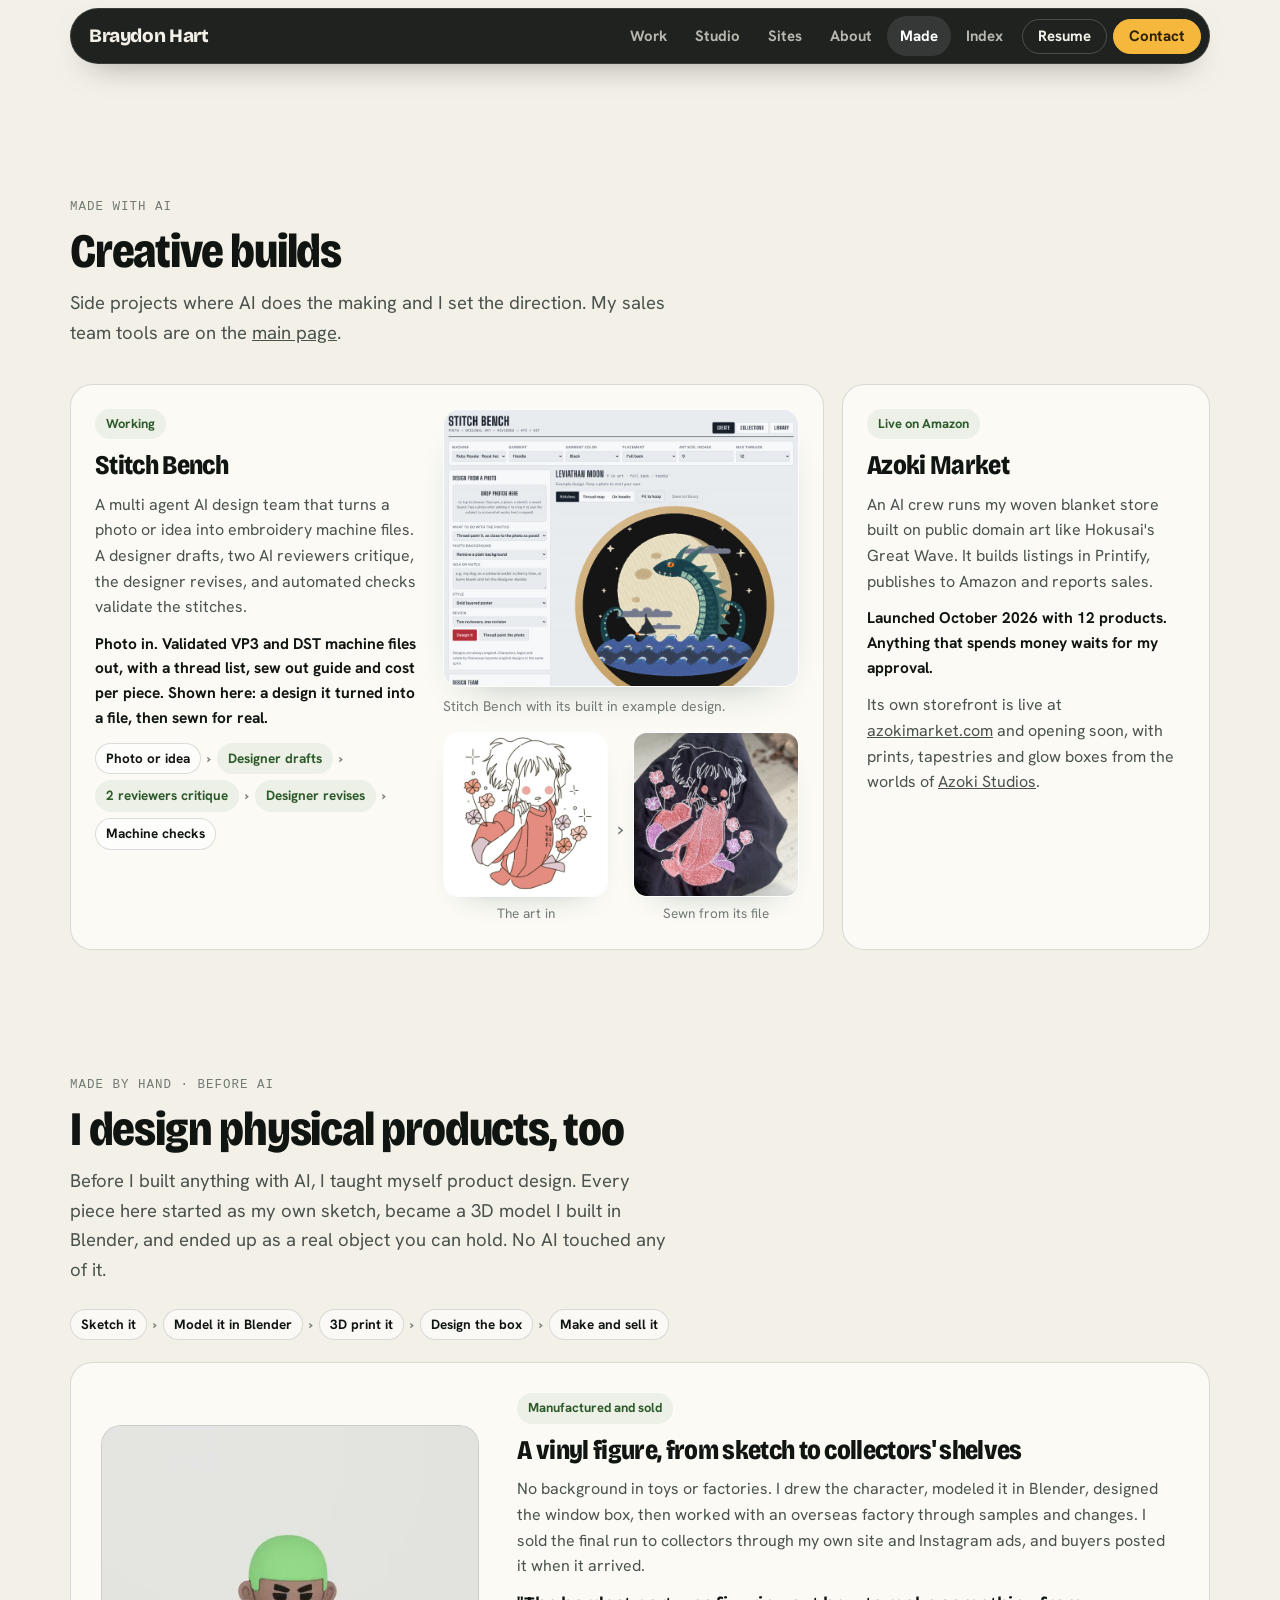
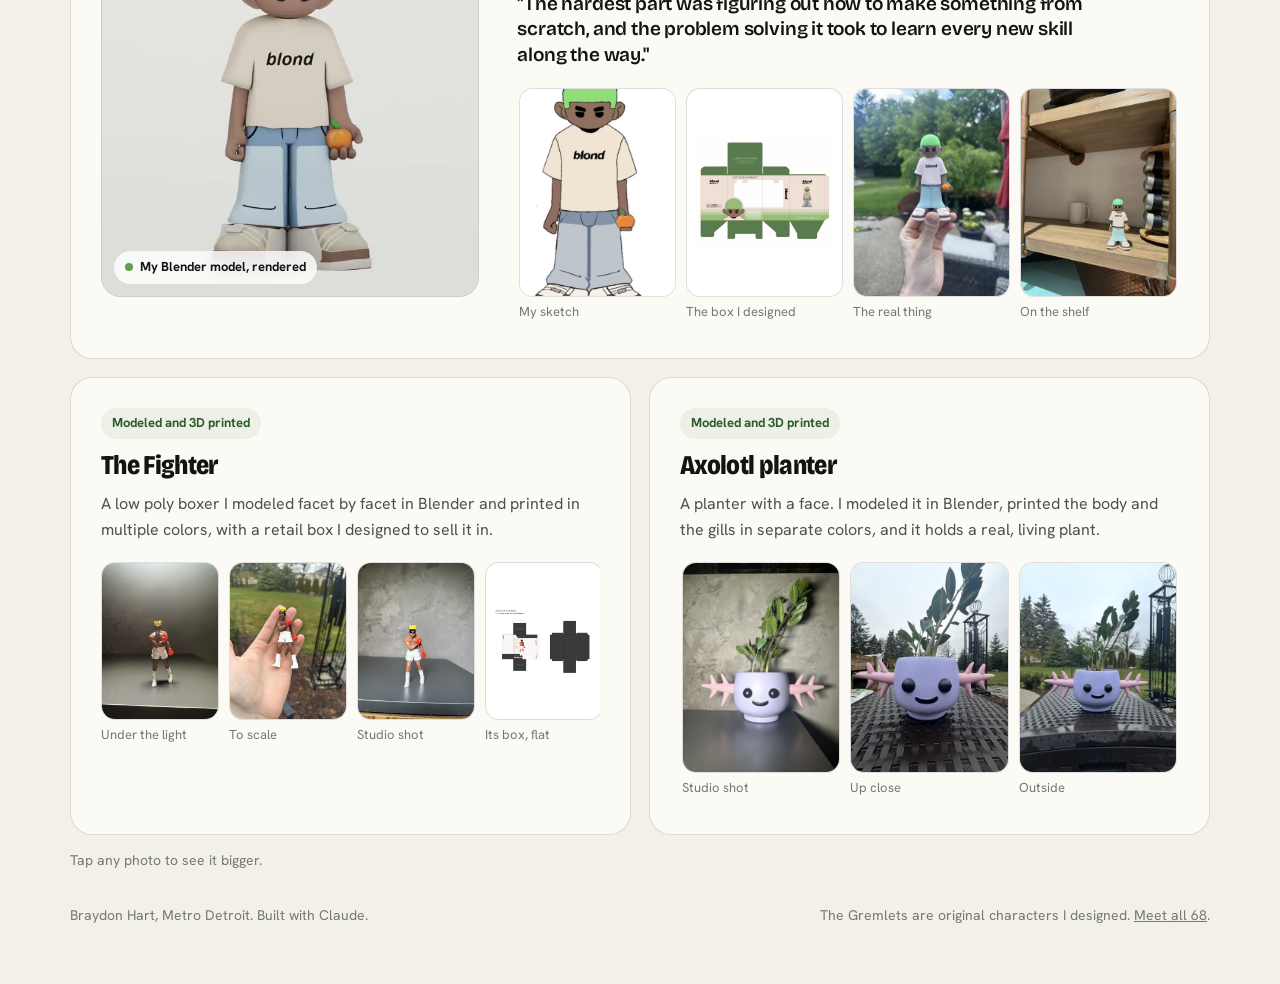
<file: made/index.html>
<!doctype html>
<html lang="en">
<head>
<meta charset="utf-8">
<meta name="viewport" content="width=device-width, initial-scale=1">
<title>Made | Braydon Hart</title>
<meta name="description" content="Things Braydon Hart has made: Stitch Bench, an AI design team for embroidery files; Azoki Market, an AI run blanket store; and physical products he designed, modeled in Blender and made by hand.">
<meta property="og:title" content="Made | Braydon Hart">
<meta property="og:image" content="https://braydonhartai.com/og.png?v=5">
<link rel="icon" href="../favicon.svg" type="image/svg+xml">
<link rel="preconnect" href="https://fonts.googleapis.com">
<link rel="preconnect" href="https://fonts.gstatic.com" crossorigin>
<link rel="stylesheet" href="https://fonts.googleapis.com/css2?family=Hanken+Grotesk:ital,wght@0,400;0,500;0,700;1,400&family=Bricolage+Grotesque:opsz,wdth,wght@12..96,75..100,500..800&family=Pixelify+Sans:wght@500;700&display=swap">
<style>
/* Light, glassy and airy: frosted cards floating over soft colour. */
:root{
  --bg:#eef5f1; --ink:#17221d; --soft:#4f5d56; --faint:#7a877f;
  --moss:#3f7a3a; --moss-hi:#5e9e4c; --moss-lo:#2c5a2a; --mint:#d8f0e2;
  --lantern:#f5b83d; --lantern-ink:#2a1d00; --sky:#dcecfb;
  --glass:rgba(255,255,255,.58); --glass-edge:rgba(255,255,255,.85);
  --line:rgba(23,34,29,.09); --tint:rgba(63,122,58,.08);
  --shadow:0 1px 0 rgba(255,255,255,.9) inset,0 24px 60px -30px rgba(31,64,52,.28),0 2px 8px -4px rgba(31,64,52,.08);
  --display:"Bricolage Grotesque","Avenir Next",system-ui,sans-serif;
  --body:"Hanken Grotesk",system-ui,-apple-system,"Segoe UI",sans-serif;
  --pixel:"Pixelify Sans",ui-monospace,monospace;
  color-scheme:light;
}
*{box-sizing:border-box}
html{scroll-behavior:smooth;scroll-padding-top:92px;-webkit-text-size-adjust:100%}
@media (prefers-reduced-motion:reduce){html{scroll-behavior:auto}}
body{margin:0;background:var(--bg);color:var(--ink);font-family:var(--body);font-size:17px;line-height:1.6;-webkit-font-smoothing:antialiased;overflow-x:hidden}
img,video{max-width:100%;height:auto;display:block}
a{color:inherit}
p{margin:0}
button{font-family:inherit}
h1,h2,h3{font-family:var(--display);font-weight:750;margin:0;line-height:1.05;letter-spacing:-.02em;text-wrap:balance;font-variation-settings:"wdth" 88}
h1{font-size:clamp(42px,6vw,74px);font-weight:800}
h2{font-size:clamp(32px,4vw,48px)}
h3{font-size:clamp(22px,2.2vw,27px);letter-spacing:-.01em}
.wrap{max-width:1180px;margin:0 auto;padding-left:max(20px,env(safe-area-inset-left,0px));padding-right:max(20px,env(safe-area-inset-right,0px))}
section{padding-block:clamp(72px,10vw,128px) 0}
.head{display:grid;gap:12px;max-width:700px;margin-bottom:36px}
.eyebrow{font:700 13px var(--body);letter-spacing:.08em;text-transform:uppercase;color:var(--moss)}
.lead{color:var(--soft);font-size:18.5px;max-width:60ch}
a:focus-visible,button:focus-visible,summary:focus-visible,textarea:focus-visible{outline:3px solid var(--lantern);outline-offset:3px;border-radius:8px}

/* the sky behind everything: soft colour that the glass picks up */
.sky{position:fixed;inset:0;z-index:-1;pointer-events:none;overflow:hidden;background:linear-gradient(180deg,#f4f9f6 0%,#eef5f1 45%,#f3f6fb 100%)}
.sky i{position:absolute;border-radius:50%;filter:blur(70px);opacity:.75}
.sky i:nth-child(1){width:52vw;height:52vw;left:-14vw;top:-18vw;background:#cdeedb}
.sky i:nth-child(2){width:46vw;height:46vw;right:-12vw;top:6vh;background:#d6e8fb}
.sky i:nth-child(3){width:38vw;height:38vw;left:30vw;bottom:-16vw;background:#fde9cf;opacity:.55}
.sky i:nth-child(4){width:30vw;height:30vw;right:6vw;bottom:8vh;background:#e7e1fb;opacity:.5}
@media (prefers-reduced-motion:no-preference){.sky i{animation:drift 26s ease-in-out infinite alternate}.sky i:nth-child(2){animation-duration:32s}.sky i:nth-child(3){animation-duration:38s}}
@keyframes drift{to{transform:translate(4vw,3vh) scale(1.06)}}

.glass{background:var(--glass);border:1px solid var(--glass-edge);border-radius:22px;box-shadow:var(--shadow);-webkit-backdrop-filter:blur(20px) saturate(1.35);backdrop-filter:blur(20px) saturate(1.35)}

/* buttons */
.pill{display:inline-flex;align-items:center;justify-content:center;gap:8px;padding:10px 16px;border-radius:999px;font:700 15px/1 var(--body);text-decoration:none;border:1px solid rgba(23,34,29,.12);background:rgba(255,255,255,.6);color:var(--ink);cursor:pointer;white-space:nowrap;transition:background .15s,border-color .15s}
.pill:hover{background:#fff;border-color:rgba(23,34,29,.25)}
.pill.go{background:var(--lantern);border-color:var(--lantern);color:var(--lantern-ink)}
.pill.go:hover{background:#ffc95c;border-color:#ffc95c}
.pill.dark{background:var(--ink);border-color:var(--ink);color:#fff}
.pill.dark:hover{background:#2b3a33}

/* nav */
.nav{position:sticky;top:0;z-index:40;padding-top:env(safe-area-inset-top,0px)}
.nav .in{display:flex;align-items:center;height:72px}
.nav .bar{display:flex;align-items:center;gap:6px;width:100%;padding:7px 8px 7px 18px;border-radius:999px;background:rgba(255,255,255,.55);border:1px solid var(--glass-edge);box-shadow:0 10px 30px -18px rgba(31,64,52,.3);-webkit-backdrop-filter:blur(18px) saturate(1.4);backdrop-filter:blur(18px) saturate(1.4)}
.nav .me{font-family:var(--display);font-weight:800;font-size:19px;text-decoration:none;letter-spacing:-.02em;margin-right:auto;white-space:nowrap}
.nav ul{list-style:none;display:flex;gap:2px;margin:0;padding:0}
.nav ul a{display:block;padding:8px 13px;border-radius:999px;font-weight:700;font-size:15px;text-decoration:none;color:var(--soft)}
.nav ul a:hover{color:var(--ink);background:rgba(255,255,255,.8)}
.nav .pill{padding:9px 15px}
@media (max-width:900px){.nav ul{display:none}}
@media (max-width:440px){.nav .resume{display:none}}

/* hero */
.hero{display:grid;grid-template-columns:minmax(0,1.05fr) minmax(0,.95fr);gap:clamp(28px,5vw,72px);align-items:center;padding-block:clamp(24px,4vw,56px) 0}
@media (max-width:920px){.hero{grid-template-columns:1fr}}
.hero-copy{display:grid;gap:22px;align-content:center}
.who{font-weight:700;color:var(--soft);font-size:16px;display:flex;align-items:center;gap:12px}
.who .face{width:46px;height:46px;border-radius:50%;object-fit:cover;flex:none;border:3px solid #fff;box-shadow:0 6px 16px -8px rgba(31,64,52,.4)}
.hero .sub{font-size:clamp(19px,1.8vw,22px);color:var(--soft);max-width:36ch;line-height:1.5}
.hero .sub b{color:var(--ink)}
.hero .row{display:flex;flex-wrap:wrap;gap:10px}
.hero .row .pill{padding:14px 20px;font-size:16px}
.open{font-size:15px;color:var(--soft);display:flex;gap:10px;align-items:center}
.open::before{content:"";width:9px;height:9px;flex:none;border-radius:50%;background:var(--moss-hi);box-shadow:0 0 0 4px var(--tint)}

/* the coach demo, as a preview you click into */
.demo-wrap{margin:0;display:grid;gap:14px;justify-items:center}
.demo-badge{display:inline-flex;align-items:center;gap:8px;padding:7px 13px 7px 11px;border-radius:999px;background:rgba(255,255,255,.8);border:1px solid var(--glass-edge);box-shadow:0 6px 18px -12px rgba(31,64,52,.4);font:700 13.5px var(--body);color:var(--moss-lo)}
.demo-badge .dot{width:8px;height:8px;border-radius:50%;background:#e5534b}
@media (prefers-reduced-motion:no-preference){.demo-badge .dot{animation:ping 1.8s ease-out infinite}}
@keyframes ping{0%{box-shadow:0 0 0 0 rgba(229,83,75,.5)}70%,100%{box-shadow:0 0 0 8px rgba(229,83,75,0)}}
.phone{position:relative;display:block;width:min(100%,360px);border-radius:46px;padding:11px;background:linear-gradient(160deg,rgba(255,255,255,.92),rgba(232,240,236,.78));border:1px solid #fff;box-shadow:0 40px 80px -36px rgba(31,64,52,.45),0 0 0 1px rgba(23,34,29,.06);cursor:pointer;text-align:left;font:inherit;color:inherit;transition:transform .25s cubic-bezier(.2,.7,.2,1),box-shadow .25s}
.phone:hover{transform:translateY(-4px) rotate(-.4deg);box-shadow:0 50px 90px -36px rgba(31,64,52,.5),0 0 0 1px rgba(23,34,29,.08)}
.screen{border-radius:36px;background:#f8fbf9;height:540px;display:grid;grid-template-rows:auto auto 1fr auto;overflow:hidden;border:1px solid rgba(23,34,29,.06)}
.scr-top{display:flex;align-items:center;gap:10px;padding:18px 18px 8px}
.av{width:36px;height:36px;border-radius:11px;background:var(--lantern);color:var(--lantern-ink);display:grid;place-items:center;font:800 15px var(--display);flex:none}
.scr-top b{font-size:15px;display:block;line-height:1.2}
.scr-top span span,.scr-top > span > span{font-size:12.5px;color:var(--faint);display:block}
.ex-tag{display:block;margin:2px 14px 6px;padding:6px 10px;border-radius:10px;background:repeating-linear-gradient(-45deg,#fff6df 0 10px,#fff1d0 10px 20px);border:1px dashed #e6b54a;font:700 11.5px var(--body);letter-spacing:.06em;text-transform:uppercase;color:#8a5a00;text-align:center}
.pthread{padding:6px 14px 10px;display:grid;gap:10px;align-content:start;overflow:hidden}
.bubble{display:block;max-width:86%;padding:10px 13px;border-radius:18px 18px 18px 6px;background:#e8eeeb;font-size:14.5px;line-height:1.45}
.bubble small{display:block;font-size:11px;color:var(--faint);font-weight:700;margin-bottom:2px}
.typing{display:inline-flex;gap:4px;align-items:center;padding:10px 13px;border-radius:14px;background:#fff;border:1px solid var(--line);font-size:12.5px;color:var(--faint);width:max-content}
.typing i{width:6px;height:6px;border-radius:50%;background:var(--moss-hi);opacity:.4}
@media (prefers-reduced-motion:no-preference){.typing i{animation:blink 1s infinite}.typing i:nth-child(2){animation-delay:.15s}.typing i:nth-child(3){animation-delay:.3s}}
@keyframes blink{50%{opacity:1}}
.coachcard{display:grid;gap:8px;background:#fff;border:1px solid rgba(63,122,58,.18);border-radius:16px;padding:12px 13px;font-size:13.5px;line-height:1.45;box-shadow:0 10px 24px -18px rgba(31,64,52,.35)}
.coachcard > div{opacity:0;transform:translateY(4px);transition:opacity .35s,transform .35s}
.coachcard > div.on{opacity:1;transform:none}
.coachcard h4,.coachcard .lbl{display:block;margin:0 0 2px;font:700 11.5px var(--body);letter-spacing:.05em;text-transform:uppercase;color:var(--moss)}
.coachcard .send{display:block;background:#f3faf4;border:1.5px solid var(--moss-hi);border-radius:12px;padding:8px 10px}
.tags{display:flex;gap:6px;flex-wrap:wrap;margin-top:5px}
.tags span{font-size:11.5px;font-weight:700;padding:2px 8px;border-radius:999px;background:var(--tint);color:var(--moss-lo)}
.try{display:flex;margin:0 12px 12px;padding:12px;border-radius:16px;background:var(--ink);color:#fff;font:700 15px var(--body);align-items:center;justify-content:center;gap:8px;transition:background .2s}
.phone:hover .try{background:var(--moss)}
.demo-wrap figcaption{font-size:14.5px;color:var(--soft);text-align:center;max-width:360px;line-height:1.5}
.demo-wrap figcaption b{color:var(--ink)}
@media (max-width:480px){.screen{height:520px}}

/* the demo, opened */
dialog.demo{width:min(1060px,calc(100vw - 24px));max-height:calc(100dvh - 24px);padding:0;border:1px solid var(--glass-edge);border-radius:26px;background:rgba(250,253,251,.9);-webkit-backdrop-filter:blur(26px) saturate(1.4);backdrop-filter:blur(26px) saturate(1.4);box-shadow:0 60px 120px -40px rgba(31,64,52,.5);color:var(--ink);overflow:hidden}
dialog.demo[open]{display:grid;grid-template-rows:auto 1fr}
dialog.demo::backdrop{background:rgba(214,230,222,.5);-webkit-backdrop-filter:blur(8px);backdrop-filter:blur(8px)}
@media (prefers-reduced-motion:no-preference){dialog.demo[open]{animation:pop .3s cubic-bezier(.2,.7,.2,1)}}
@keyframes pop{from{opacity:0;transform:translateY(12px) scale(.98)}}
.dm-head{display:flex;gap:16px;align-items:flex-start;padding:22px 24px 16px;border-bottom:1px solid var(--line)}
.dm-head > div{display:grid;gap:8px;flex:1}
.dm-head h2{font-size:clamp(24px,3vw,32px)}
.dm-head p{color:var(--soft);font-size:15.5px;max-width:62ch}
.x{flex:none;width:40px;height:40px;border-radius:50%;border:1px solid var(--line);background:#fff;font-size:20px;cursor:pointer;color:var(--soft)}
.x:hover{color:var(--ink);border-color:rgba(23,34,29,.25)}
.dm-body{display:grid;grid-template-columns:minmax(0,1fr) minmax(0,400px);gap:24px;padding:20px 24px 24px;overflow:auto}
@media (max-width:860px){.dm-body{grid-template-columns:1fr;padding:16px}.dm-head{padding:18px 16px 14px}}
.step{display:inline-grid;place-items:center;width:26px;height:26px;border-radius:50%;background:var(--ink);color:#fff;font:800 13px var(--body);margin-right:8px;vertical-align:2px}
.dm-col{display:grid;gap:12px;align-content:start}
.dm-col h3{font:700 17px var(--body);letter-spacing:0}
.sits{display:grid;grid-template-columns:repeat(2,minmax(0,1fr));gap:10px}
@media (max-width:560px){.sits{grid-template-columns:1fr}}
.sit{display:grid;gap:4px;text-align:left;padding:12px 14px;border-radius:16px;border:1px solid var(--line);background:rgba(255,255,255,.75);cursor:pointer;font:inherit;color:inherit;transition:border-color .15s,background .15s,transform .15s}
.sit:hover{background:#fff;transform:translateY(-1px)}
.sit b{font-size:14.5px}
.sit span{font-size:13.5px;color:var(--soft);line-height:1.4}
.sit[aria-checked="true"]{border-color:var(--moss);background:#f2faf3;box-shadow:0 0 0 3px rgba(63,122,58,.14)}
.own{display:grid;gap:8px;padding:14px;border-radius:16px;border:1px dashed rgba(23,34,29,.18);background:rgba(255,255,255,.5)}
.own label{font-weight:700;font-size:14.5px}
.own textarea{font:15px/1.45 var(--body);padding:10px 12px;border-radius:12px;border:1px solid var(--line);background:#fff;resize:vertical;min-height:64px;color:var(--ink)}
.own .row{display:flex;gap:10px;align-items:center;flex-wrap:wrap}
.own small{color:var(--faint);font-size:13px}
.fine{font-size:13.5px;color:var(--faint);line-height:1.5}
.dm-phone{border-radius:30px;padding:10px;background:linear-gradient(160deg,#fff,#e8f0ec);border:1px solid #fff;box-shadow:0 30px 60px -34px rgba(31,64,52,.45),0 0 0 1px rgba(23,34,29,.06)}
.dm-phone .screen{height:auto;min-height:480px;border-radius:24px;grid-template-rows:auto 1fr}
.dm-thread{padding:6px 14px 16px;display:grid;gap:10px;align-content:start}
.dm-thread .coachcard{font-size:14px}
.copy{margin-top:6px;font:700 12.5px var(--body);padding:5px 10px;border-radius:999px;border:1px solid var(--moss-hi);background:#fff;color:var(--moss-lo);cursor:pointer}
.warn{color:#7a4b00}.coachcard .warn h4{color:#a35d00}

/* proof */
.proof{display:grid;grid-template-columns:repeat(4,minmax(0,1fr));margin-top:clamp(40px,5vw,64px);padding:6px}
.proof > div{padding:20px 22px;display:grid;gap:6px;align-content:start}
.proof > div + div{border-left:1px solid var(--line)}
.proof b{font-family:var(--display);font-size:clamp(30px,3.2vw,42px);font-weight:800;line-height:1;letter-spacing:-.02em;font-variant-numeric:tabular-nums}
.proof span{font-size:15px;color:var(--soft);line-height:1.4}
@media (max-width:820px){.proof{grid-template-columns:1fr 1fr}.proof > div:nth-child(3){border-left:0}.proof > div:nth-child(n+3){border-top:1px solid var(--line)}}

/* case studies */
.case{padding:clamp(22px,3.4vw,40px);display:grid;gap:28px}
.case-top{display:grid;grid-template-columns:minmax(0,1fr) minmax(0,1fr);gap:clamp(24px,4vw,48px);align-items:start}
@media (max-width:860px){.case-top{grid-template-columns:1fr}}
.case-copy{display:grid;gap:16px}
.state{justify-self:start;font-size:13px;font-weight:700;padding:5px 11px;border-radius:999px;background:var(--tint);color:var(--moss-lo)}
.case-copy p{max-width:60ch}
.win{border-left:3px solid var(--lantern);padding:2px 0 2px 16px;font-size:18px;font-weight:700;line-height:1.45}
.links{display:flex;flex-wrap:wrap;gap:8px}
.links a,.links button{font:700 14.5px var(--body);text-decoration:none;padding:9px 14px;border-radius:999px;border:1px solid rgba(23,34,29,.12);background:rgba(255,255,255,.6);color:var(--ink);cursor:pointer}
.links a:hover,.links button:hover{background:#fff;border-color:rgba(23,34,29,.25)}
.links .go{background:var(--lantern);border-color:var(--lantern);color:var(--lantern-ink)}
.links .go:hover{background:#ffc95c}
.shot{margin:0;display:grid;gap:8px}
.shot img,.shot video{border-radius:16px;border:1px solid rgba(255,255,255,.9);width:100%;background:#e8efeb;box-shadow:0 18px 40px -28px rgba(31,64,52,.45)}
.shot figcaption{font-size:14px;color:var(--faint)}
.versions{list-style:none;margin:0;padding:0;display:grid;grid-template-columns:repeat(3,minmax(0,1fr));gap:12px}
.versions li{padding:18px;display:grid;gap:6px;align-content:start;counter-increment:v;border-radius:18px;background:rgba(255,255,255,.55);border:1px solid var(--glass-edge)}
.versions li::before{content:"Version " counter(v);font-size:12.5px;font-weight:700;letter-spacing:.05em;text-transform:uppercase;color:var(--moss)}
.versions b{font-size:17px}
.versions span{font-size:15px;color:var(--soft)}
.versions em{font-style:normal;font-size:13.5px;font-weight:700;color:var(--faint)}
@media (max-width:860px){.versions{grid-template-columns:1fr}}
details{border-top:1px solid var(--line);padding-top:14px}
summary{cursor:pointer;font-weight:700;list-style:none;display:inline-flex;align-items:center;gap:8px;color:var(--moss)}
summary::-webkit-details-marker{display:none}
summary::before{content:"+";width:24px;height:24px;display:inline-grid;place-items:center;border-radius:50%;background:var(--tint);font-size:16px;line-height:1}
details[open] summary::before{content:"\2212"}
/* the two Sales Cheat Code problems */
.duo{display:grid;grid-template-columns:repeat(2,minmax(0,1fr));gap:20px;align-items:start}
@media (max-width:980px){.duo{grid-template-columns:1fr}}
.prob{padding:clamp(20px,2.6vw,30px);display:grid;gap:18px;align-content:start}
.prob-head{display:flex;gap:14px;align-items:flex-start}
.prob-head .num{flex:none;width:38px;height:38px;border-radius:12px;background:var(--ink);color:#fff;display:grid;place-items:center;font:800 18px var(--display)}
.prob-head > div{display:grid;gap:6px}
.prob h3{font-size:clamp(21px,2vw,25px)}
.pain{font-size:15.5px;color:var(--soft);padding:12px 14px;border-radius:14px;background:rgba(255,246,223,.7);border:1px solid rgba(230,181,74,.35)}
.pain b{color:#7a4b00}
.feats{list-style:none;margin:0;padding:0;display:grid;gap:12px}
.feats li{display:flex;gap:12px;font-size:15px;color:var(--soft);line-height:1.5}
.feats li > span{flex:none;width:34px;height:34px;border-radius:10px;background:#fff;border:1px solid var(--line);display:grid;place-items:center;font-size:17px}
.feats b{color:var(--ink)}
.nums{display:grid;grid-template-columns:repeat(4,minmax(0,1fr));gap:8px}
@media (max-width:520px){.nums{grid-template-columns:1fr 1fr}}
.nums > div{padding:12px;border-radius:14px;background:rgba(255,255,255,.65);border:1px solid var(--glass-edge);display:grid;gap:3px;align-content:start}
.nums b{font:800 clamp(20px,2vw,26px)/1 var(--display);letter-spacing:-.02em}
.nums span{font-size:12.5px;color:var(--soft);line-height:1.35}
.status{display:flex;gap:9px;align-items:flex-start;font-size:14px;color:var(--soft)}
.status i{flex:none;width:9px;height:9px;border-radius:50%;margin-top:6px;background:var(--lantern);box-shadow:0 0 0 4px rgba(245,184,61,.18)}
.status.live i{background:var(--moss-hi);box-shadow:0 0 0 4px var(--tint)}
/* the live call mock */
.callmock{border-radius:18px;background:#fff;border:1px solid var(--line);box-shadow:0 20px 40px -30px rgba(31,64,52,.45);padding:12px;display:grid;gap:10px}
.cm-top{display:flex;justify-content:space-between;align-items:center;gap:8px;font-size:12.5px;font-weight:700}
.rec{display:inline-flex;align-items:center;gap:7px;color:#b3261e}
.rec i{width:8px;height:8px;border-radius:50%;background:#e5534b}
@media (prefers-reduced-motion:no-preference){.rec i{animation:blink 1.2s infinite}}
.cm-top .ex{font-size:11px;letter-spacing:.06em;text-transform:uppercase;color:#8a5a00;background:#fff6df;border:1px dashed #e6b54a;padding:3px 8px;border-radius:999px}
.voices{display:flex;flex-wrap:wrap;gap:6px}
.v{display:inline-flex;align-items:center;gap:7px;font-size:12px;color:var(--soft);padding:4px 10px 4px 6px;border-radius:999px;background:#f5f7f6;border:1px solid var(--line)}
.v b{color:var(--ink)}
.wave{display:inline-flex;align-items:center;gap:2px;height:14px}
.wave i{width:3px;border-radius:2px;background:currentColor}
.v.lo .wave{color:#3f7a3a}.v.cl .wave{color:#4a7fc1}
.wave i:nth-child(1){height:5px}.wave i:nth-child(2){height:11px}.wave i:nth-child(3){height:8px}.wave i:nth-child(4){height:13px}.wave i:nth-child(5){height:6px}
.v.cl .wave i:nth-child(1){height:9px}.v.cl .wave i:nth-child(2){height:5px}.v.cl .wave i:nth-child(3){height:12px}.v.cl .wave i:nth-child(4){height:7px}.v.cl .wave i:nth-child(5){height:10px}
.v.talk .wave i{animation:wv .5s ease-in-out infinite alternate}
.v.talk .wave i:nth-child(2n){animation-delay:.15s}
@keyframes wv{to{transform:scaleY(.4)}}
.cm-lines{display:grid;gap:8px;min-height:250px;align-content:start}
.ln{display:grid;grid-template-columns:auto 1fr;gap:8px;font-size:14px;line-height:1.45;opacity:0;transform:translateY(4px);transition:opacity .35s,transform .35s}
.ln.on{opacity:1;transform:none}
.ln .who{font:700 11px var(--body);letter-spacing:.05em;text-transform:uppercase;padding-top:3px;width:92px;white-space:nowrap}
@media (max-width:520px){.ln{grid-template-columns:1fr;gap:0}.ln .who{width:auto}.cm-top .ex{font-size:10px}}
.rec{white-space:nowrap}
.ln.lo .who{color:#3f7a3a}.ln.cl .who{color:#4a7fc1}
.chip{justify-self:start;display:inline-flex;align-items:center;gap:6px;font:700 12px var(--body);color:#8a5a00;background:#fff6df;border:1px solid #f0d28a;padding:4px 10px;border-radius:999px;opacity:0;transition:opacity .25s}
.chip.on{opacity:1}
.ccard{display:grid;gap:7px;padding:11px 13px;border-radius:14px;background:#f3faf4;border:1.5px solid var(--moss-hi);font-size:13.5px;line-height:1.45;opacity:0;transform:translateY(4px);transition:opacity .35s,transform .35s}
.ccard.on{opacity:1;transform:none}
.ccard b{display:block;font:700 11px var(--body);letter-spacing:.05em;text-transform:uppercase;color:var(--moss)}
/* the after the call report */
.review{display:grid;gap:10px}
.rv-grid{display:grid;grid-template-columns:repeat(3,minmax(0,1fr));gap:8px}
@media (max-width:560px){.rv-grid{grid-template-columns:1fr}}
.rv-grid > div{padding:11px 12px;border-radius:14px;display:grid;gap:4px;font-size:13.5px;line-height:1.45;background:#fff;border:1px solid var(--line)}
.rv-grid b{font:700 11.5px var(--body);letter-spacing:.05em;text-transform:uppercase}
.rv-grid .good b{color:#2f7a3a}.rv-grid .bad b{color:#b3261e}.rv-grid .said b{color:#4a7fc1}
.rv-grid .good{background:#f3faf4}.rv-grid .bad{background:#fff4f2}.rv-grid .said{background:#f2f7fd}
.rv-stats{display:flex;flex-wrap:wrap;gap:6px}
.rv-stats span{font:700 12px var(--body);padding:4px 10px;border-radius:999px;background:rgba(255,255,255,.7);border:1px solid var(--line);color:var(--soft)}
.step-h{display:flex;align-items:center;gap:10px;font-size:15.5px;margin-bottom:-8px}
.step-h .sn{flex:none;width:24px;height:24px;border-radius:50%;background:var(--moss);color:#fff;display:grid;place-items:center;font:800 12px var(--body)}
.replymock{border-radius:18px;background:#fff;border:1px solid var(--line);box-shadow:0 20px 40px -30px rgba(31,64,52,.45);padding:12px;display:grid;gap:8px}
.rm-top{display:flex;justify-content:space-between;align-items:center}
.rm-top .ex{font:700 11px var(--body);letter-spacing:.06em;text-transform:uppercase;color:#8a5a00;background:#fff6df;border:1px dashed #e6b54a;padding:3px 8px;border-radius:999px}
.rm-dots{display:flex;gap:5px}
.rm-dots i{width:7px;height:7px;border-radius:50%;background:#dfe6e2}
.rm-dots i.on{background:var(--moss-hi)}
.rm-in{justify-self:start;max-width:88%;padding:9px 12px;border-radius:16px 16px 16px 5px;background:#e8eeeb;font-size:14px;line-height:1.45;display:grid;gap:2px}
.rm-in small,.rm-out small{font:700 10.5px var(--body);letter-spacing:.05em;text-transform:uppercase;color:var(--faint)}
.rm-arrow{justify-self:center;font:700 12px var(--body);color:var(--moss-lo);background:var(--tint);padding:4px 11px;border-radius:999px;min-height:24px}
.rm-out{justify-self:end;max-width:92%;padding:9px 12px;border-radius:16px 16px 5px 16px;background:#f3faf4;border:1.5px solid var(--moss-hi);font-size:14px;line-height:1.45;display:grid;gap:2px}
.rm-out small{color:var(--moss)}
.rm-out mark{background:#fff1c2;color:inherit;border-radius:4px;padding:0 2px}
.rm-in,.rm-out,.rm-arrow{transition:opacity .35s,transform .35s}
.replymock.swap .rm-in,.replymock.swap .rm-out,.replymock.swap .rm-arrow{opacity:0;transform:translateY(4px)}
.rm-try{justify-self:start;font:700 13.5px var(--body);padding:7px 13px;border-radius:999px;border:1px solid var(--line);background:#fff;color:var(--ink);cursor:pointer}
.rm-try:hover{border-color:var(--moss-hi)}
.autoflow{display:flex;flex-wrap:wrap;gap:6px;align-items:center;font-size:13px;font-weight:700}
.autoflow span{padding:4px 10px;border-radius:999px;border:1px solid var(--line);background:rgba(255,255,255,.7)}
.autoflow span.ai{background:var(--tint);border-color:transparent;color:var(--moss-lo)}
.autoflow i{font-style:normal;color:var(--faint)}
.approve{border-radius:16px;background:#fff;border:1px solid var(--line);box-shadow:0 16px 34px -28px rgba(31,64,52,.45);padding:12px 14px;display:grid;gap:8px}
.ap-top{display:flex;align-items:center;gap:8px;font-size:13.5px}
.ap-top span:last-child{margin-left:auto;font-size:12px;color:var(--faint)}
.ap-dot{width:8px;height:8px;border-radius:50%;background:#4a7fc1}
.ap-in{font-size:14px;padding:8px 11px;border-radius:14px 14px 14px 5px;background:#e8eeeb;justify-self:start;max-width:90%}
.ap-out{font-size:14px;padding:8px 11px;border-radius:14px 14px 5px 14px;background:#f3faf4;border:1.5px solid var(--moss-hi);justify-self:end;max-width:92%;display:grid;gap:2px}
.ap-out small{font:700 10.5px var(--body);letter-spacing:.05em;text-transform:uppercase;color:var(--moss)}
.ap-btns{display:flex;flex-wrap:wrap;gap:6px;align-items:center}
.ap-btns span{font:700 12.5px var(--body);padding:6px 12px;border-radius:999px;border:1px solid var(--line);background:#fff}
.ap-btns .ok{background:var(--ink);border-color:var(--ink);color:#fff}
.ap-btns .note{border:0;background:none;padding:0 4px;font-weight:500;color:var(--faint)}
/* the morning follow up queue */
.queue{border-radius:18px;background:#fff;border:1px solid var(--line);box-shadow:0 20px 40px -30px rgba(31,64,52,.45);padding:12px;display:grid;gap:8px}
.q-top{display:flex;justify-content:space-between;align-items:baseline;gap:8px;font-size:14px}
.q-top span{font-size:12px;color:var(--faint)}
.q-item{display:grid;grid-template-columns:auto 1fr auto;gap:10px;align-items:start;padding:10px;border-radius:12px;background:#f8fbf9;border:1px solid var(--line)}
.q-item b{font-size:13.5px}
.q-item p{font-size:13px;color:var(--soft);line-height:1.45}
.tag{font:700 11px var(--body);padding:3px 8px;border-radius:999px;margin-top:1px}
.tag.hot{background:#ffe3df;color:#b3261e}.tag.warm{background:#fff1d6;color:#8a5a00}.tag.cold{background:#e3eefb;color:#2f5f99}
.copy-pill{font:700 11.5px var(--body);padding:4px 10px;border-radius:999px;background:var(--ink);color:#fff;margin-top:1px}
@media (max-width:420px){.copy-pill{display:none}.q-item{grid-template-columns:auto 1fr}}
.story4{display:grid;grid-template-columns:repeat(auto-fit,minmax(min(100%,220px),1fr));gap:18px 28px;margin-top:16px}
.story4 h4{margin:0 0 4px;font:700 15px var(--body)}
.story4 p{font-size:15.5px;color:var(--soft)}

/* ---------------------------------------------------------------- the Gremlets playground */
.g-head{display:grid;grid-template-columns:minmax(0,1.2fr) minmax(0,1fr);gap:24px 48px;align-items:end;margin-bottom:28px}
@media (max-width:900px){.g-head{grid-template-columns:1fr}}
.g-head .head{margin:0}
.g-stats{display:flex;flex-wrap:wrap;gap:8px}
.g-stats span{font:700 13.5px var(--body);padding:7px 12px;border-radius:999px;background:rgba(255,255,255,.65);border:1px solid var(--glass-edge);color:var(--soft)}
.g-stats b{color:var(--ink)}
.play{padding:10px;position:relative}
.play::before{content:"";position:absolute;left:22px;right:22px;top:-8px;height:12px;pointer-events:none;
  background:url("data:image/svg+xml,%3Csvg xmlns='http://www.w3.org/2000/svg' width='24' height='6' shape-rendering='crispEdges'%3E%3Cpath fill='%235e9e4c' d='M0 3h24v3H0z'/%3E%3Cpath fill='%233f7a3a' d='M0 5h24v1H0z'/%3E%3Cpath fill='%235e9e4c' d='M2 2h1v1H2zM5 1h1v2H5zM9 2h2v1H9zM14 0h1v3h-1zM15 2h1v1h-1zM19 1h1v2h-1zM22 2h1v1h-1z'/%3E%3Cpath fill='%2386c06e' d='M5 1h1v1H5zM14 0h1v1h-1zM19 1h1v1h-1zM7 3h1v1H7zM17 3h1v1h-1z'/%3E%3C/svg%3E") repeat-x 0 0/48px 12px;image-rendering:pixelated;border-radius:6px 6px 0 0}
.tabs{display:flex;gap:6px;overflow-x:auto;padding:4px 4px 12px;scrollbar-width:none}
.tabs::-webkit-scrollbar{display:none}
.tabs button{flex:none;display:inline-flex;align-items:center;gap:8px;font:700 14.5px var(--body);padding:9px 15px;border-radius:999px;border:1px solid transparent;background:transparent;color:var(--soft);cursor:pointer}
.tabs button:hover{background:rgba(255,255,255,.7);color:var(--ink)}
.tabs button[aria-selected="true"]{background:#fff;color:var(--ink);border-color:var(--line);box-shadow:0 6px 16px -10px rgba(31,64,52,.4)}
.tabs .ico{font-size:16px;line-height:1}
.ctrl{display:grid;grid-template-columns:repeat(4,minmax(0,1fr));gap:10px;margin-top:6px}
@media (max-width:980px){.ctrl{grid-template-columns:repeat(2,minmax(0,1fr))}}
@media (max-width:520px){.ctrl{grid-template-columns:1fr}}
.grp{border-radius:16px;background:rgba(255,255,255,.62);border:1px solid var(--glass-edge);padding:12px;display:grid;gap:6px;align-content:start}
.grp h4{margin:0 0 2px 4px;font:700 12px var(--body);letter-spacing:.07em;text-transform:uppercase;color:var(--moss)}
.grp button{display:flex;align-items:center;gap:9px;text-align:left;font:700 14.5px var(--body);padding:10px 12px;border-radius:12px;border:1px solid var(--line);background:#fff;color:var(--ink);cursor:pointer;transition:transform .12s,border-color .12s,box-shadow .12s,background .12s}
.grp button:hover{transform:translateY(-1px);border-color:rgba(63,122,58,.4);box-shadow:0 8px 18px -12px rgba(31,64,52,.45)}
.grp button:active{transform:translateY(0) scale(.98);background:#f2faf3}
.grp button span{font-size:17px;width:22px;text-align:center;flex:none}
.grp button b{font-weight:700}
.grp .kbd-row{margin:4px 2px 0;font-size:12.5px;color:var(--faint);line-height:2}
.grp .kbd-row kbd{font:700 11.5px var(--body);padding:2px 6px;border-radius:6px;background:#fff;border:1px solid var(--line);color:var(--ink)}
.howto{margin:12px 6px 4px;font-size:14px;color:var(--soft)}
.play-main{display:grid;grid-template-columns:minmax(0,1fr) 340px;gap:10px}
@media (max-width:960px){.play-main{grid-template-columns:1fr}}
.stage{position:relative;border-radius:16px;overflow:hidden;height:clamp(460px,54vw,660px);background:linear-gradient(170deg,#cfe6f7,#e6f1e6 52%,#f6e7d6);border:1px solid rgba(255,255,255,.9)}
.stage iframe{position:absolute;inset:0;width:100%;height:100%;border:0;display:block}
.stage-cap{display:flex;align-items:center;gap:10px;min-height:34px;padding:8px 6px 2px;min-width:0}
.stage-cap .live{display:inline-flex;align-items:center;gap:7px;font:700 13px var(--body);color:var(--moss-lo);white-space:nowrap}
.stage-cap .live i{width:7px;height:7px;border-radius:50%;background:var(--moss-hi);box-shadow:0 0 0 3px var(--tint)}
.stage-cap .full{margin-left:auto;font:700 13px var(--body);padding:7px 12px;border-radius:999px;background:#fff;border:1px solid var(--line);text-decoration:none;color:var(--ink);white-space:nowrap}
@media (max-width:600px){.stage-cap .live{display:none}}
.stage .loading{position:absolute;inset:0;display:grid;place-items:center;font:500 16px var(--pixel);color:var(--moss-lo)}
.stage .loading[hidden]{display:none}
.toast{min-width:0;background:var(--ink);color:#fff;font:700 13px var(--body);padding:7px 13px;border-radius:999px;pointer-events:none;opacity:0;transition:opacity .25s;white-space:nowrap;overflow:hidden;text-overflow:ellipsis}
.toast.on{opacity:1}
.panel{border-radius:16px;background:rgba(255,255,255,.62);border:1px solid var(--glass-edge);padding:20px;display:grid;gap:14px;align-content:start}
.panel h3{font-size:22px}
.panel p{font-size:15px;color:var(--soft);line-height:1.55}
.acts{display:grid;gap:8px}
.acts button{display:flex;align-items:center;gap:10px;text-align:left;font:700 15px var(--body);padding:12px 14px;border-radius:14px;border:1px solid var(--line);background:#fff;color:var(--ink);cursor:pointer;transition:transform .12s,border-color .12s,box-shadow .12s}
.acts button:hover{transform:translateY(-1px);border-color:rgba(63,122,58,.4);box-shadow:0 8px 18px -12px rgba(31,64,52,.45)}
.acts button:first-child{background:var(--ink);color:#fff;border-color:var(--ink)}
.acts button:first-child:hover{background:var(--moss);border-color:var(--moss)}
.acts .e{font-size:18px;width:24px;text-align:center;flex:none}
.keys{display:grid;grid-template-columns:auto 1fr;gap:7px 12px;font-size:14px;color:var(--soft);align-items:center}
.keys kbd{font:700 12.5px var(--body);padding:3px 8px;border-radius:7px;background:#fff;border:1px solid var(--line);box-shadow:0 2px 0 rgba(23,34,29,.08);color:var(--ink);justify-self:start;white-space:nowrap}
.panel .note{font-size:13px;color:var(--faint)}
.panel img.lineup{border-radius:12px;background:#fff;border:1px solid var(--line)}
.legend{display:grid;gap:6px;font-size:14px;color:var(--soft)}
.legend b{color:var(--ink)}

/* more Gremlets, as they are on the Mac */
.gmac{display:grid;grid-template-columns:repeat(6,minmax(0,1fr));gap:16px;margin-top:16px}
.gmac > article{padding:14px;display:grid;gap:10px;align-content:start}
.gmac .w3{grid-column:span 3}.gmac .w2{grid-column:span 2}
@media (max-width:980px){.gmac .w3,.gmac .w2{grid-column:span 3}}
@media (max-width:640px){.gmac .w3,.gmac .w2{grid-column:1/-1}}
.gmac img{border-radius:12px;width:100%;border:1px solid rgba(255,255,255,.9)}
.gmac img.cover{aspect-ratio:16/9;object-fit:cover;object-position:top}
.gmac img.px{image-rendering:pixelated;background:linear-gradient(#d9ecf8,#eef6ea);aspect-ratio:16/9;object-fit:contain;padding:10px 14px}
@media (min-width:641px) and (max-width:980px){.gmac > article:last-child{grid-column:1/-1}.gmac > article:last-child img{aspect-ratio:21/6}}
.gmac h4{margin:2px 4px 0;font:700 17px var(--display);letter-spacing:-.01em}
.gmac p{margin:0 4px 4px;font-size:14.5px;color:var(--soft);line-height:1.5}
.gdl{display:flex;flex-wrap:wrap;gap:10px;align-items:center;margin-top:20px}
.gdl p{font-size:14.5px;color:var(--faint);margin-left:4px}
.gdl p.gate{flex-basis:100%;max-width:70ch;margin-top:2px}

/* smaller projects */
.more{display:grid;grid-template-columns:repeat(6,minmax(0,1fr));gap:18px}
.more > article{padding:24px;display:grid;gap:12px;align-content:start}
.more .wide{grid-column:span 4}
.more .third{grid-column:span 2}
.more .half{grid-column:span 3}
@media (max-width:980px){.more .wide,.more .third,.more .half{grid-column:1/-1}}
.more .wide{grid-template-columns:minmax(0,1fr) minmax(0,1.1fr);gap:24px;align-items:start}
@media (max-width:700px){.more .wide{grid-template-columns:1fr}}
.more p{font-size:16px;color:var(--soft)}
.more .r{font-size:15.5px;color:var(--ink);font-weight:700}
.sew{display:grid;grid-template-columns:minmax(0,1fr) auto minmax(0,1fr);align-items:center;gap:10px;margin-top:6px}
.sew figure{margin:0;display:grid;gap:6px}
.sew img{border-radius:14px;border:1px solid rgba(255,255,255,.9);width:100%;aspect-ratio:1;object-fit:cover;box-shadow:0 14px 30px -24px rgba(31,64,52,.45)}
.sew figcaption{font-size:13.5px;color:var(--faint);text-align:center}
.sew i{font-style:normal;color:var(--faint);font-size:22px}
.flow{display:flex;flex-wrap:wrap;gap:6px;align-items:center;font-size:13.5px;font-weight:700}
.flow span{padding:4px 10px;border-radius:999px;border:1px solid var(--line);background:rgba(255,255,255,.6)}
.flow span.ai{background:var(--tint);border-color:transparent;color:var(--moss-lo)}
.flow i{font-style:normal;color:var(--faint)}
.tools4{display:grid;grid-template-columns:1fr 1fr;gap:12px 18px}
.tools4 b{display:block;font-size:15.5px}
.tools4 span{font-size:14.5px;color:var(--soft)}
@media (max-width:520px){.tools4{grid-template-columns:1fr}}
.next{font-size:15.5px;color:var(--soft);margin-top:28px;max-width:70ch}
.next b{color:var(--ink)}

/* approach */
.phases{display:grid;grid-template-columns:repeat(3,minmax(0,1fr));gap:18px}
@media (max-width:860px){.phases{grid-template-columns:1fr}}
.phase{padding:24px;display:grid;gap:8px;align-content:start}
.phase .when{font:700 13px var(--body);letter-spacing:.06em;text-transform:uppercase;color:var(--moss)}
.phase b{font-size:20px;font-family:var(--display);font-weight:750;letter-spacing:-.01em}
.phase span{font-size:15.5px;color:var(--soft)}
.rules{display:grid;grid-template-columns:repeat(3,minmax(0,1fr));gap:18px;margin-top:26px}
@media (max-width:860px){.rules{grid-template-columns:1fr}}
.rules div{border-top:2px solid rgba(23,34,29,.7);padding-top:12px}
.rules h4{margin:0 0 4px;font:700 15px var(--body)}
.rules p{font-size:15.5px;color:var(--soft)}

/* about */
.about{display:grid;grid-template-columns:minmax(0,1.25fr) minmax(0,1fr);gap:clamp(24px,4vw,56px);align-items:start}
@media (max-width:860px){.about{grid-template-columns:1fr}}
.about .story{display:grid;gap:16px;font-size:18px}
.about .story p{max-width:60ch}
.portrait{margin:0 0 6px;max-width:220px}
.portrait img{border-radius:22px;aspect-ratio:4/5;object-fit:cover;width:100%;border:4px solid #fff;box-shadow:0 24px 50px -30px rgba(31,64,52,.5)}
.career{padding:24px;list-style:none;margin:0;display:grid;gap:18px}
.career li{display:grid;gap:2px}
.career b{font-size:16.5px}
.career span{font-size:15px;color:var(--soft)}
.career .yr{font-size:12.5px;font-weight:700;letter-spacing:.05em;text-transform:uppercase;color:var(--moss)}

/* credentials */
.creds{display:grid;grid-template-columns:repeat(3,minmax(0,1fr));gap:18px}
@media (max-width:860px){.creds{grid-template-columns:1fr}}
.cred{padding:24px;display:grid;gap:8px;align-content:start}
.cred b{font-family:var(--display);font-size:21px;font-weight:750;letter-spacing:-.01em;line-height:1.15}
.cred span{font-size:15px;color:var(--soft)}
.cred ul{margin:8px 0 0;padding:0;list-style:none;display:grid;gap:6px;font-size:14.5px}
.cred ul a{color:var(--soft);text-decoration:none;border-bottom:1px solid var(--line)}
.cred ul a:hover{color:var(--moss);border-color:var(--moss)}
.cred details{border:0;padding:0}
.toolline{margin-top:22px;font-size:15.5px;color:var(--soft);max-width:80ch}
.toolline b{color:var(--ink)}

/* contact */
.contact{margin-top:clamp(72px,10vw,120px);padding:clamp(28px,5vw,60px);display:grid;gap:18px;background:linear-gradient(135deg,rgba(255,255,255,.75),rgba(216,240,226,.65))}
.contact h2{max-width:18ch}
.contact .row{display:flex;flex-wrap:wrap;gap:10px;align-items:center}
.contact .mail{font-size:18px;font-weight:700;user-select:all;margin-right:6px}
footer{padding-block:32px 56px;font-size:14px;color:var(--faint);display:flex;flex-wrap:wrap;gap:8px 20px;justify-content:space-between}
footer a{color:inherit}
@media (prefers-reduced-motion:no-preference){
  .hero-copy > *,.demo-wrap{animation:in .7s cubic-bezier(.2,.7,.2,1) both}
  .hero-copy > *:nth-child(2){animation-delay:.05s}.hero-copy > *:nth-child(3){animation-delay:.1s}.hero-copy > *:nth-child(4){animation-delay:.15s}.hero-copy > *:nth-child(5){animation-delay:.2s}.demo-wrap{animation-delay:.12s}
}
@keyframes in{from{opacity:0;transform:translateY(10px)}to{opacity:1;transform:none}}

/* made by hand: physical products */
.mk-flow{margin:-12px 0 22px}
.mk{padding:clamp(20px,2.6vw,30px);display:grid;gap:12px;align-content:start;min-width:0}
.mk p{color:var(--soft);font-size:16px}
.mk-hero{grid-template-columns:minmax(0,.8fr) minmax(0,1.4fr);gap:clamp(20px,3vw,40px);align-items:center}
@media (max-width:860px){.mk-hero{grid-template-columns:1fr}.mk-turn{max-width:320px;width:100%;justify-self:center}}
.mk-copy{display:grid;gap:12px;min-width:0}
.mk blockquote{margin:0;font-family:var(--display);font-weight:600;font-size:19px;line-height:1.35;letter-spacing:-.01em;max-width:48ch}
.mk-turn{margin:0;position:relative;border-radius:20px;overflow:hidden;background:#ebeae8;border:1px solid var(--glass-edge);box-shadow:var(--shadow)}
.mk-turn video{width:100%;aspect-ratio:4/5;object-fit:cover}
.mk-turn figcaption{position:absolute;left:12px;bottom:12px;display:flex;align-items:center;gap:7px;font-size:13px;font-weight:700;padding:6px 11px;border-radius:999px;background:rgba(255,255,255,.82);-webkit-backdrop-filter:blur(10px);backdrop-filter:blur(10px)}
.mk-turn .dot{width:8px;height:8px;border-radius:50%;background:var(--moss-hi)}
.mk-two{display:grid;grid-template-columns:repeat(2,minmax(0,1fr));gap:18px;margin-top:18px}
@media (max-width:860px){.mk-two{grid-template-columns:1fr}}
.strip{display:grid;grid-auto-flow:column;grid-auto-columns:minmax(118px,1fr);gap:10px;overflow-x:auto;scroll-snap-type:x mandatory;padding:4px 2px 8px;margin-top:4px;scrollbar-width:thin}
.mk-hero .strip{grid-auto-columns:minmax(112px,1fr)}
.tile{scroll-snap-align:start;padding:0;border:0;background:none;display:grid;gap:6px;text-align:left;cursor:zoom-in;color:var(--faint);font-size:13px}
.tile img{width:100%;aspect-ratio:3/4;object-fit:cover;border-radius:14px;border:1px solid var(--line);background:#fff;transition:transform .25s ease,box-shadow .25s ease}
.tile.fit img{object-fit:contain;padding:6px}
.tile:hover img{transform:translateY(-3px);box-shadow:0 14px 30px -18px rgba(31,64,52,.45)}
.mk-tip{margin-top:14px;font-size:14px;color:var(--faint)}
dialog.lb{width:min(980px,calc(100vw - 24px));max-height:calc(100dvh - 24px);padding:18px 56px;border:1px solid var(--glass-edge);border-radius:24px;background:rgba(250,253,251,.92);-webkit-backdrop-filter:blur(26px);backdrop-filter:blur(26px);box-shadow:0 60px 120px -40px rgba(31,64,52,.5);color:var(--ink)}
dialog.lb[open]{display:flex;align-items:center;justify-content:center}
dialog.lb::backdrop{background:rgba(214,230,222,.6);-webkit-backdrop-filter:blur(8px);backdrop-filter:blur(8px)}
.lb figure{margin:0;display:grid;gap:10px;justify-items:center}
.lb img{max-height:calc(100dvh - 120px);width:auto;max-width:100%;border-radius:14px;background:#fff}
.lb figcaption{font-size:15px;color:var(--soft);text-align:center}
.lb-x,.lb-nav{position:absolute;border:1px solid var(--line);background:rgba(255,255,255,.85);border-radius:999px;width:40px;height:40px;font-size:24px;line-height:1;cursor:pointer;color:var(--ink)}
.lb-x{top:10px;right:10px}
.lb-nav{top:50%;transform:translateY(-50%)}
.lb-prev{left:8px}.lb-next{right:8px}
@media (max-width:600px){dialog.lb{padding:52px 10px 14px}.lb-nav{top:10px;transform:none}.lb-prev{left:10px}.lb-next{left:58px;right:auto}}
.fullvid{margin-top:12px}.fullvid summary{cursor:pointer;font-weight:700;font-size:15px}.fullvid video{margin-top:10px}

/* training */
.tr-grid{display:grid;grid-template-columns:minmax(0,1fr) minmax(0,1.05fr);gap:clamp(22px,3.4vw,48px);align-items:center}
@media (max-width:900px){.tr-grid{grid-template-columns:minmax(0,1fr)}.tv{max-width:560px;width:100%;justify-self:center}}
.tv{margin:0;display:grid;justify-items:center;gap:0}
.tv-screen{width:100%;aspect-ratio:16/9.4;border-radius:18px;padding:clamp(14px,2vw,22px);background:linear-gradient(160deg,#fdfefd,#eef5f1);border:10px solid #2b3430;box-shadow:0 40px 70px -40px rgba(31,64,52,.55);display:grid;grid-template-rows:auto 1fr;gap:12px;font-size:clamp(13px,1.35vw,16px)}
.tv-top{display:flex;justify-content:space-between;gap:10px;font-weight:700;color:var(--soft);font-size:.85em}
.tv-live{color:#c2410c}
.tv-body{display:grid;align-content:center;gap:10px}
.tv-in{justify-self:start;max-width:85%;padding:9px 13px;border-radius:16px 16px 16px 5px;background:#fff;border:1px solid var(--line)}
.tv-arrow{justify-self:center;font-size:.85em;font-weight:700;color:var(--moss)}
.tv-out{justify-self:end;max-width:90%;padding:9px 13px;border-radius:16px 16px 5px 16px;background:#f3faf4;border:1.5px solid var(--moss-hi)}
.tv-stand{width:22%;height:16px;background:linear-gradient(#3a4540,#2b3430);border-radius:0 0 10px 10px}
.tv figcaption{margin-top:12px;font-size:14px;color:var(--faint);text-align:center}
.tr-copy{display:grid;gap:22px}
.tr-steps{list-style:none;margin:0;padding:0;display:grid;gap:14px;counter-reset:s}
.tr-steps li{display:grid;grid-template-columns:38px 1fr;gap:2px 14px;counter-increment:s}
.tr-steps li::before{content:counter(s);grid-row:span 2;width:38px;height:38px;border-radius:50%;display:grid;place-items:center;background:var(--tint);color:var(--moss-lo);font-weight:800}
.tr-steps b{font-size:17.5px}.tr-steps span{color:var(--soft);font-size:16px}
.tr-h{display:block;font:700 13px var(--body);letter-spacing:.08em;text-transform:uppercase;color:var(--faint);margin-bottom:8px}
.tr-topics div{display:flex;flex-wrap:wrap;gap:8px}
.tr-topics div span{padding:6px 12px;border-radius:999px;background:rgba(255,255,255,.7);border:1px solid var(--line);font-size:14.5px;font-weight:600}
.tr-res{display:grid;grid-template-columns:repeat(3,minmax(0,1fr));gap:10px}
@media (max-width:560px){.tr-res{grid-template-columns:1fr}}
.tr-res div{padding:14px;border-radius:16px;background:var(--glass);border:1px solid var(--glass-edge);box-shadow:var(--shadow);display:grid;gap:4px}
.tr-res b{font-family:var(--display);font-size:24px;line-height:1.05}.tr-res span{font-size:14px;color:var(--soft);line-height:1.4}

/* the same paper and ink as the main page */
:root{--bg:#f3f0e8;--ink:#111512;--soft:#4a524c;--faint:#727a73;--glass:#fbfaf5;--glass-edge:rgba(17,21,18,.14);--line:rgba(17,21,18,.14);--shadow:none;--lantern:#f5b83d}
body{background:var(--bg)}
.glass{-webkit-backdrop-filter:none;backdrop-filter:none}
h1,h2,h3{font-weight:800;font-variation-settings:"wdth" 84;letter-spacing:-.025em}
.eyebrow{font-family:ui-monospace,"SF Mono",Menlo,Consolas,monospace;font-weight:500;font-size:12.5px;color:var(--faint)}
.nav .bar{background:rgba(13,17,15,.92);border-color:rgba(255,255,255,.12);box-shadow:0 14px 34px -20px rgba(0,0,0,.6);color:#f3f0e8}
.nav ul a{color:rgba(243,240,232,.72)}
.nav ul a:hover,.nav ul a[aria-current]{color:#fff;background:rgba(255,255,255,.1)}
.nav .pill.resume{background:transparent;color:#f3f0e8;border-color:rgba(255,255,255,.2)}
.state a,.more p a{color:inherit}
</style>
</head>
<body>
<header class="nav">
  <div class="wrap in">
    <div class="bar">
      <a class="me" href="../">Braydon Hart</a>
      <ul>
        <li><a href="../#work">Work</a></li>
        <li><a href="../#studio">Studio</a></li>
        <li><a href="../#sites">Sites</a></li>
        <li><a href="../#about">About</a></li>
        <li><a href="./" aria-current="page">Made</a></li>
        <li><a href="../work/">Index</a></li>
      </ul>
      <a class="pill resume" href="../Braydon-Hart-Resume.pdf" target="_blank" rel="noopener">Resume</a>
      <a class="pill go" href="../#contact">Contact</a>
    </div>
  </div>
</header>
<main id="top">
<section class="wrap" id="ai-made">
  <div class="head">
    <span class="eyebrow">Made with AI</span>
    <h2>Creative builds</h2>
    <p class="lead">Side projects where AI does the making and I set the direction. My sales team tools are on the <a href="../#work">main page</a>.</p>
  </div>
  <div class="more">
    <article class="wide glass" id="stitch">
      <div style="display:grid;gap:12px;align-content:start">
        <span class="state">Working</span>
        <h3>Stitch Bench</h3>
        <p>A multi agent AI design team that turns a photo or idea into embroidery machine files. A designer drafts, two AI reviewers critique, the designer revises, and automated checks validate the stitches.</p>
        <p class="r">Photo in. Validated VP3 and DST machine files out, with a thread list, sew out guide and cost per piece. Shown here: a design it turned into a file, then sewn for real.</p>
        <div class="flow" aria-label="How the AI design team works"><span>Photo or idea</span><i>›</i><span class="ai">Designer drafts</span><i>›</i><span class="ai">2 reviewers critique</span><i>›</i><span class="ai">Designer revises</span><i>›</i><span>Machine checks</span></div>
      </div>
      <figure class="shot"><img src="../img/stitch-bench.jpg" alt="Stitch Bench workbench showing machine and garment settings, the photo upload panel, and an embroidered sea serpent design in a hoop" width="900" height="560" loading="lazy"><figcaption>Stitch Bench with its built in example design.</figcaption>
        <div class="sew" aria-label="Design in, real stitch out">
          <figure><img src="../img/stitch-art.jpg" alt="The flat line art design fed into Stitch Bench" width="800" height="800" loading="lazy"><figcaption>The art in</figcaption></figure>
          <i aria-hidden="true">›</i>
          <figure><img src="../img/stitch-real.jpg" alt="The same design sewn on black fabric by an embroidery machine from the file Stitch Bench made" width="800" height="800" loading="lazy"><figcaption>Sewn from its file</figcaption></figure>
        </div></figure>
    </article>
    <article class="third glass" id="azoki">
      <span class="state">Live on Amazon</span>
      <h3>Azoki Market</h3>
      <p>An AI crew runs my woven blanket store built on public domain art like Hokusai's Great Wave. It builds listings in Printify, publishes to Amazon and reports sales.</p>
      <p class="r">Launched October 2026 with 12 products. Anything that spends money waits for my approval.</p>
      <p>Its own storefront is live at <a href="https://azokimarket.com" target="_blank" rel="noopener">azokimarket.com</a> and opening soon, with prints, tapestries and glow boxes from the worlds of <a href="https://azokistudios.com" target="_blank" rel="noopener">Azoki Studios</a>.</p>
    </article>
  </div>
</section>

<section class="wrap" id="made">
  <div class="head">
    <span class="eyebrow">Made by hand · before AI</span>
    <h2>I design physical products, too</h2>
    <p class="lead">Before I built anything with AI, I taught myself product design. Every piece here started as my own sketch, became a 3D model I built in Blender, and ended up as a real object you can hold. No AI touched any of it.</p>
  </div>
  <div class="flow mk-flow" aria-label="How I make a product"><span>Sketch it</span><i>›</i><span>Model it in Blender</span><i>›</i><span>3D print it</span><i>›</i><span>Design the box</span><i>›</i><span>Make and sell it</span></div>

  <article class="mk mk-hero glass">
    <figure class="mk-turn">
      <video id="turntable" src="../img/made/blond-turntable.mp4" poster="../img/made/blond-turntable.jpg" width="576" height="720" muted loop playsinline autoplay preload="metadata" aria-label="My Blender model of the figure turning a full circle"></video>
      <figcaption><span class="dot"></span>My Blender model, rendered</figcaption>
    </figure>
    <div class="mk-copy">
      <span class="state">Manufactured and sold</span>
      <h3>A vinyl figure, from sketch to collectors' shelves</h3>
      <p>No background in toys or factories. I drew the character, modeled it in Blender, designed the window box, then worked with an overseas factory through samples and changes. I sold the final run to collectors through my own site and Instagram ads, and buyers posted it when it arrived.</p>
      <blockquote>"The hardest part was figuring out how to make something from scratch, and the problem solving it took to learn every new skill along the way."</blockquote>
      <div class="strip" aria-label="Photos of the vinyl figure">
        <button class="tile" type="button"><img src="../img/figure-sketch.jpg" alt="Hand drawn sketch of the figure in a cream tee and light blue jeans holding an orange" loading="lazy"><span>My sketch</span></button>
        <button class="tile fit" type="button"><img src="../img/figure-box-dieline.jpg" alt="Flat die line of the window box with an illustration of the character" loading="lazy"><span>The box I designed</span></button>
        <button class="tile" type="button"><img src="../img/made/blond-hand.jpg" alt="The finished figure held up outdoors" loading="lazy"><span>The real thing</span></button>
        <button class="tile" type="button"><img src="../img/made/blond-shelf.jpg" alt="The figure standing on a wooden kitchen shelf" loading="lazy"><span>On the shelf</span></button>
      </div>
    </div>
  </article>

  <div class="mk-two">
    <article class="mk glass">
      <span class="state">Modeled and 3D printed</span>
      <h3>The Fighter</h3>
      <p>A low poly boxer I modeled facet by facet in Blender and printed in multiple colors, with a retail box I designed to sell it in.</p>
      <div class="strip" aria-label="Photos of The Fighter">
        <button class="tile" type="button"><img src="../img/made/fighter-spot.jpg" alt="The low poly boxer figure under a spotlight" loading="lazy"><span>Under the light</span></button>
        <button class="tile" type="button"><img src="../img/made/fighter-hand.jpg" alt="The boxer figure standing in the palm of a hand outdoors" loading="lazy"><span>To scale</span></button>
        <button class="tile" type="button"><img src="../img/made/fighter-studio.jpg" alt="The boxer figure on a grey studio table" loading="lazy"><span>Studio shot</span></button>
        <button class="tile fit" type="button"><img src="../img/made/fighter-box.jpg" alt="Flat die line of The Fighter's retail box with measurements" loading="lazy"><span>Its box, flat</span></button>
      </div>
    </article>
    <article class="mk glass">
      <span class="state">Modeled and 3D printed</span>
      <h3>Axolotl planter</h3>
      <p>A planter with a face. I modeled it in Blender, printed the body and the gills in separate colors, and it holds a real, living plant.</p>
      <div class="strip" aria-label="Photos of the axolotl planter">
        <button class="tile" type="button"><img src="../img/made/planter-studio.jpg" alt="Lavender axolotl planter with pink gills holding a leafy plant against a grey wall" loading="lazy"><span>Studio shot</span></button>
        <button class="tile" type="button"><img src="../img/made/planter-front.jpg" alt="The axolotl planter up close on a patio table" loading="lazy"><span>Up close</span></button>
        <button class="tile" type="button"><img src="../img/made/planter-garden.jpg" alt="The axolotl planter outdoors with trees behind it" loading="lazy"><span>Outside</span></button>
      </div>
    </article>
  </div>
  <p class="mk-tip">Tap any photo to see it bigger.</p>
</section>

<dialog class="lb" id="lb" aria-label="Photo viewer">
  <button class="lb-x" type="button" aria-label="Close">×</button>
  <button class="lb-nav lb-prev" type="button" aria-label="Previous photo">‹</button>
  <figure><img id="lbImg" alt=""><figcaption id="lbCap"></figcaption></figure>
  <button class="lb-nav lb-next" type="button" aria-label="Next photo">›</button>
</dialog>

</main>
<footer class="wrap"><span>Braydon Hart, Metro Detroit. Built with Claude.</span><span>The Gremlets are original characters I designed. <a href="../gremlets/web/" target="_blank" rel="noopener">Meet all 68</a>.</span></footer>
<script>
/* made by hand: turntable video and photo viewer */
(()=>{
  const v=document.getElementById('turntable');
  if(v){
    if(matchMedia('(prefers-reduced-motion: reduce)').matches){v.removeAttribute('autoplay');v.pause();v.controls=true}
    else if('IntersectionObserver' in window){new IntersectionObserver(es=>es.forEach(e=>{e.isIntersecting?v.play().catch(()=>{}):v.pause()})).observe(v)}
  }
  const lb=document.getElementById('lb'),im=document.getElementById('lbImg'),cap=document.getElementById('lbCap');
  if(!lb||!lb.showModal)return;
  let list=[],i=0;
  const show=n=>{i=(n+list.length)%list.length;const t=list[i],g=t.querySelector('img');im.src=g.src;im.alt=g.alt;cap.textContent=t.querySelector('span').textContent};
  document.querySelectorAll('#made .strip').forEach(s=>s.querySelectorAll('.tile').forEach((t,n,all)=>t.addEventListener('click',()=>{list=[...all];show(n);lb.showModal()})));
  lb.querySelector('.lb-x').onclick=()=>lb.close();
  lb.querySelector('.lb-prev').onclick=()=>show(i-1);
  lb.querySelector('.lb-next').onclick=()=>show(i+1);
  lb.addEventListener('click',e=>{if(e.target===lb)lb.close()});
  lb.addEventListener('keydown',e=>{if(e.key==='ArrowLeft')show(i-1);if(e.key==='ArrowRight')show(i+1)});
})();
</script>
</body>
</html>
</file>
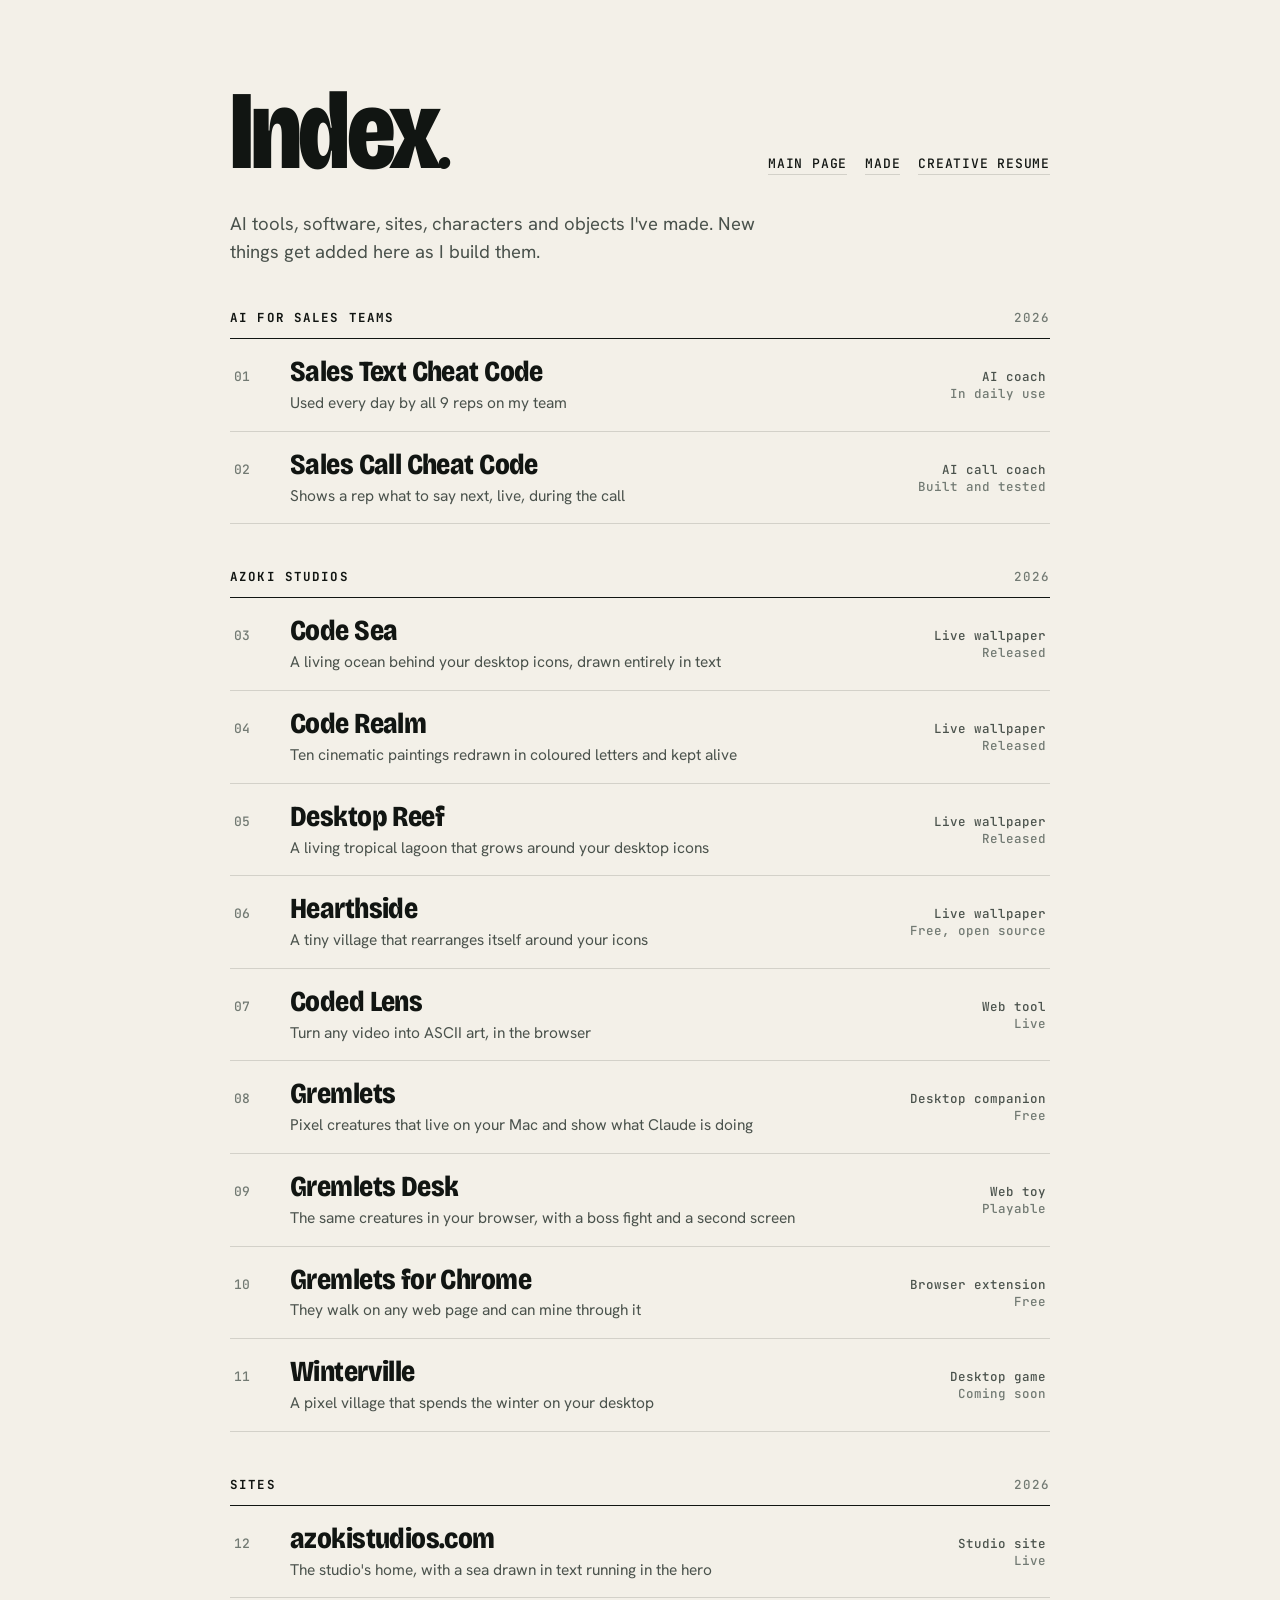
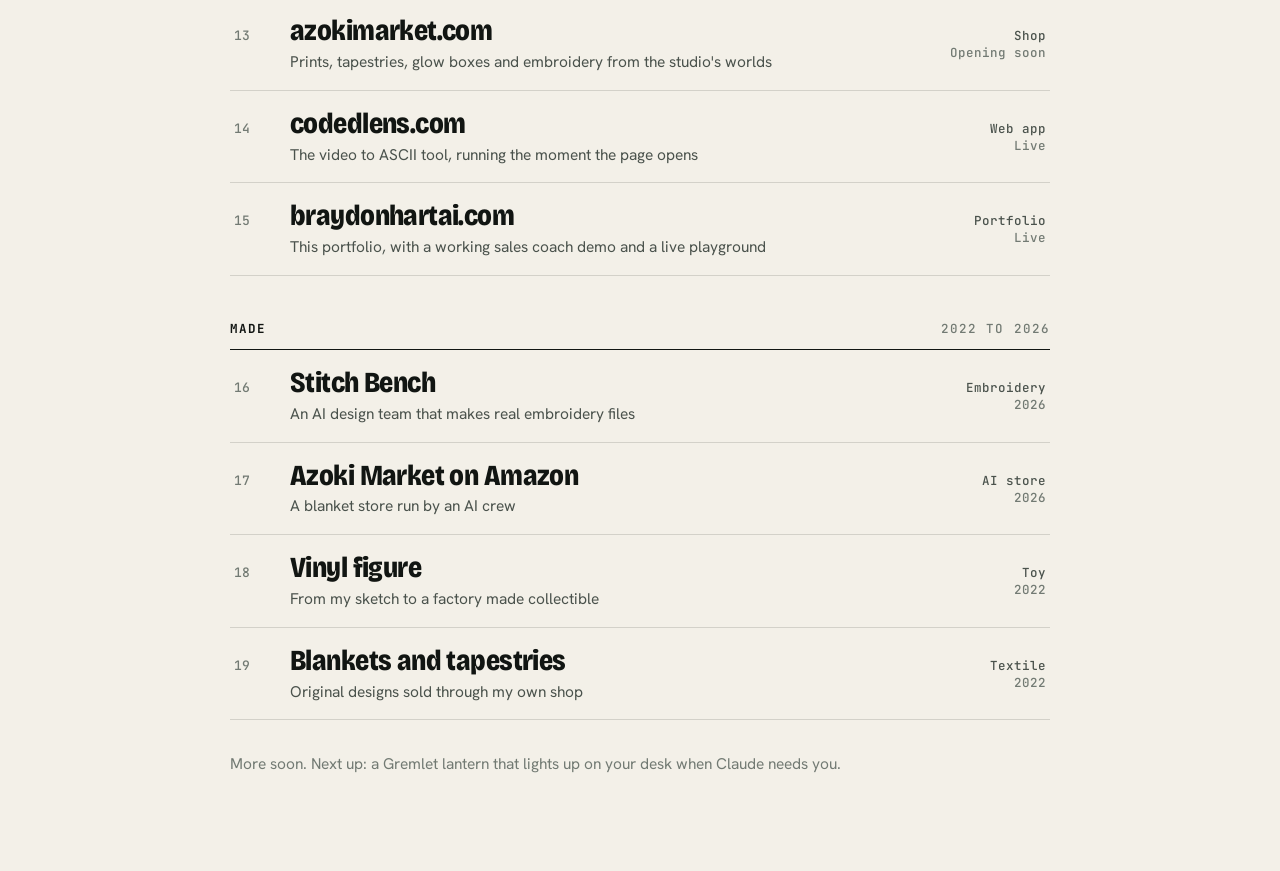
<file: work/index.html>
<!doctype html>
<html lang="en">
<head>
<meta charset="utf-8">
<meta name="viewport" content="width=device-width,initial-scale=1,viewport-fit=cover">
<title>Index | Braydon Hart</title>
<meta name="description" content="Everything Braydon Hart has made: AI sales tools, the Azoki Studios products and sites, characters and physical objects.">
<link rel="icon" href="../favicon.svg" type="image/svg+xml">
<link rel="preconnect" href="https://fonts.googleapis.com">
<link rel="preconnect" href="https://fonts.gstatic.com" crossorigin>
<link rel="stylesheet" href="https://fonts.googleapis.com/css2?family=Bricolage+Grotesque:opsz,wdth,wght@12..96,75..100,600..800&family=Hanken+Grotesk:wght@400;500;700&family=Instrument+Serif:ital@1&family=JetBrains+Mono:wght@500;700&display=swap">
<style>
:root{--bg:#f3f0e8;--ink:#111512;--soft:#4a524c;--faint:#727a73;--amber:#f5b83d;--line:rgba(17,21,18,.14);--mono:"JetBrains Mono",ui-monospace,Menlo,Consolas,monospace}
*{box-sizing:border-box}
body{margin:0;background:var(--bg);color:var(--ink);font-family:"Hanken Grotesk",system-ui,sans-serif;font-size:17px;line-height:1.5;-webkit-font-smoothing:antialiased}
.wrap{max-width:860px;margin:0 auto;padding:clamp(32px,7vw,80px) max(20px,env(safe-area-inset-right,0px)) 80px max(20px,env(safe-area-inset-left,0px))}
header{display:flex;justify-content:space-between;align-items:baseline;gap:16px;flex-wrap:wrap;margin-bottom:28px}
h1{font-family:"Bricolage Grotesque",sans-serif;font-variation-settings:"wdth" 82;font-weight:800;font-size:clamp(52px,11vw,112px);letter-spacing:-.03em;margin:0;line-height:.9}
h1 em{font-family:"Instrument Serif",Georgia,serif;font-weight:400;letter-spacing:-.01em}
header nav{display:flex;gap:18px;font:500 13px var(--mono);letter-spacing:.06em;text-transform:uppercase}
a{color:inherit}
header a{text-decoration:none;border-bottom:1px solid var(--line);padding-bottom:2px}
header a:hover{border-color:var(--ink)}
.lead{color:var(--soft);margin:0 0 40px;max-width:54ch;font-size:18.5px}
h2{font:500 12.5px var(--mono);letter-spacing:.09em;text-transform:uppercase;color:var(--faint);margin:44px 0 0;padding-bottom:12px;border-bottom:1.5px solid var(--ink);display:flex;justify-content:space-between;gap:12px}
h2 b{color:var(--ink);font-weight:700}
ol{list-style:none;margin:0;padding:0}
li{border-bottom:1px solid var(--line)}
li a,li div{display:grid;grid-template-columns:44px 1fr auto;gap:12px;align-items:baseline;padding:17px 4px;text-decoration:none;transition:background .15s,padding .15s}
li a:hover{background:var(--amber);padding-inline:12px}
.n{font:500 13px var(--mono);color:var(--faint);font-variant-numeric:tabular-nums}
li a:hover .n,li a:hover .m,li a:hover .t small,li a:hover .m b{color:var(--ink)}
.t{font-family:"Bricolage Grotesque",sans-serif;font-variation-settings:"wdth" 84;font-weight:800;font-size:clamp(21px,3.2vw,29px);letter-spacing:-.02em;line-height:1.1}
.t small{display:block;font-family:"Hanken Grotesk",sans-serif;font-weight:400;font-size:15.5px;color:var(--soft);letter-spacing:0;margin-top:4px;line-height:1.4}
.m{color:var(--faint);font:500 12.5px var(--mono);text-align:right;white-space:nowrap}
.m b{display:block;color:var(--soft);font-weight:500}
@media (max-width:560px){li a,li div{grid-template-columns:34px 1fr}.m{grid-column:2;text-align:left}.m b{display:inline;margin-right:10px}}
.end{color:var(--faint);margin-top:32px;font-size:15.5px}
a:focus-visible{outline:3px solid var(--amber);outline-offset:3px;border-radius:4px}
</style>
</head>
<body>
<div class="wrap">
  <header>
    <h1>Index<em>.</em></h1>
    <nav><a href="../">Main page</a><a href="../made/">Made</a><a href="../Braydon-Hart-Creative-Resume.pdf" target="_blank" rel="noopener">Creative resume</a></nav>
  </header>
  <p class="lead">AI tools, software, sites, characters and objects I've made. New things get added here as I build them.</p>

  <h2><b>AI for sales teams</b><span>2026</span></h2>
  <ol>
    <li><a href="../#text-coach"><span class="n">01</span><span class="t">Sales Text Cheat Code<small>Used every day by all 9 reps on my team</small></span><span class="m"><b>AI coach</b>In daily use</span></a></li>
    <li><a href="../#demo-video"><span class="n">02</span><span class="t">Sales Call Cheat Code<small>Shows a rep what to say next, live, during the call</small></span><span class="m"><b>AI call coach</b>Built and tested</span></a></li>
  </ol>

  <h2><b>Azoki Studios</b><span>2026</span></h2>
  <ol>
    <li><a href="../#codesea"><span class="n">03</span><span class="t">Code Sea<small>A living ocean behind your desktop icons, drawn entirely in text</small></span><span class="m"><b>Live wallpaper</b>Released</span></a></li>
    <li><a href="../#coderealm"><span class="n">04</span><span class="t">Code Realm<small>Ten cinematic paintings redrawn in coloured letters and kept alive</small></span><span class="m"><b>Live wallpaper</b>Released</span></a></li>
    <li><a href="../#reef"><span class="n">05</span><span class="t">Desktop Reef<small>A living tropical lagoon that grows around your desktop icons</small></span><span class="m"><b>Live wallpaper</b>Released</span></a></li>
    <li><a href="../#hearthside"><span class="n">06</span><span class="t">Hearthside<small>A tiny village that rearranges itself around your icons</small></span><span class="m"><b>Live wallpaper</b>Free, open source</span></a></li>
    <li><a href="../#codedlens"><span class="n">07</span><span class="t">Coded Lens<small>Turn any video into ASCII art, in the browser</small></span><span class="m"><b>Web tool</b>Live</span></a></li>
    <li><a href="../#gremlets"><span class="n">08</span><span class="t">Gremlets<small>Pixel creatures that live on your Mac and show what Claude is doing</small></span><span class="m"><b>Desktop companion</b>Free</span></a></li>
    <li><a href="../gremlets/desk/" target="_blank" rel="noopener"><span class="n">09</span><span class="t">Gremlets Desk<small>The same creatures in your browser, with a boss fight and a second screen</small></span><span class="m"><b>Web toy</b>Playable</span></a></li>
    <li><a href="../gremlets/Gremlets-extension.zip"><span class="n">10</span><span class="t">Gremlets for Chrome<small>They walk on any web page and can mine through it</small></span><span class="m"><b>Browser extension</b>Free</span></a></li>
    <li><a href="../#bench"><span class="n">11</span><span class="t">Winterville<small>A pixel village that spends the winter on your desktop</small></span><span class="m"><b>Desktop game</b>Coming soon</span></a></li>
  </ol>

  <h2><b>Sites</b><span>2026</span></h2>
  <ol>
    <li><a href="https://azokistudios.com" target="_blank" rel="noopener"><span class="n">12</span><span class="t">azokistudios.com<small>The studio's home, with a sea drawn in text running in the hero</small></span><span class="m"><b>Studio site</b>Live</span></a></li>
    <li><a href="https://azokimarket.com" target="_blank" rel="noopener"><span class="n">13</span><span class="t">azokimarket.com<small>Prints, tapestries, glow boxes and embroidery from the studio's worlds</small></span><span class="m"><b>Shop</b>Opening soon</span></a></li>
    <li><a href="https://codedlens.com" target="_blank" rel="noopener"><span class="n">14</span><span class="t">codedlens.com<small>The video to ASCII tool, running the moment the page opens</small></span><span class="m"><b>Web app</b>Live</span></a></li>
    <li><a href="../"><span class="n">15</span><span class="t">braydonhartai.com<small>This portfolio, with a working sales coach demo and a live playground</small></span><span class="m"><b>Portfolio</b>Live</span></a></li>
  </ol>

  <h2><b>Made</b><span>2022 to 2026</span></h2>
  <ol>
    <li><a href="../made/#stitch"><span class="n">16</span><span class="t">Stitch Bench<small>An AI design team that makes real embroidery files</small></span><span class="m"><b>Embroidery</b>2026</span></a></li>
    <li><a href="../made/#azoki"><span class="n">17</span><span class="t">Azoki Market on Amazon<small>A blanket store run by an AI crew</small></span><span class="m"><b>AI store</b>2026</span></a></li>
    <li><a href="../made/#made"><span class="n">18</span><span class="t">Vinyl figure<small>From my sketch to a factory made collectible</small></span><span class="m"><b>Toy</b>2022</span></a></li>
    <li><div><span class="n">19</span><span class="t">Blankets and tapestries<small>Original designs sold through my own shop</small></span><span class="m"><b>Textile</b>2022</span></div></li>
  </ol>
  <p class="end">More soon. Next up: a Gremlet lantern that lights up on your desk when Claude needs you.</p>
</div>
</body>
</html>
</file>
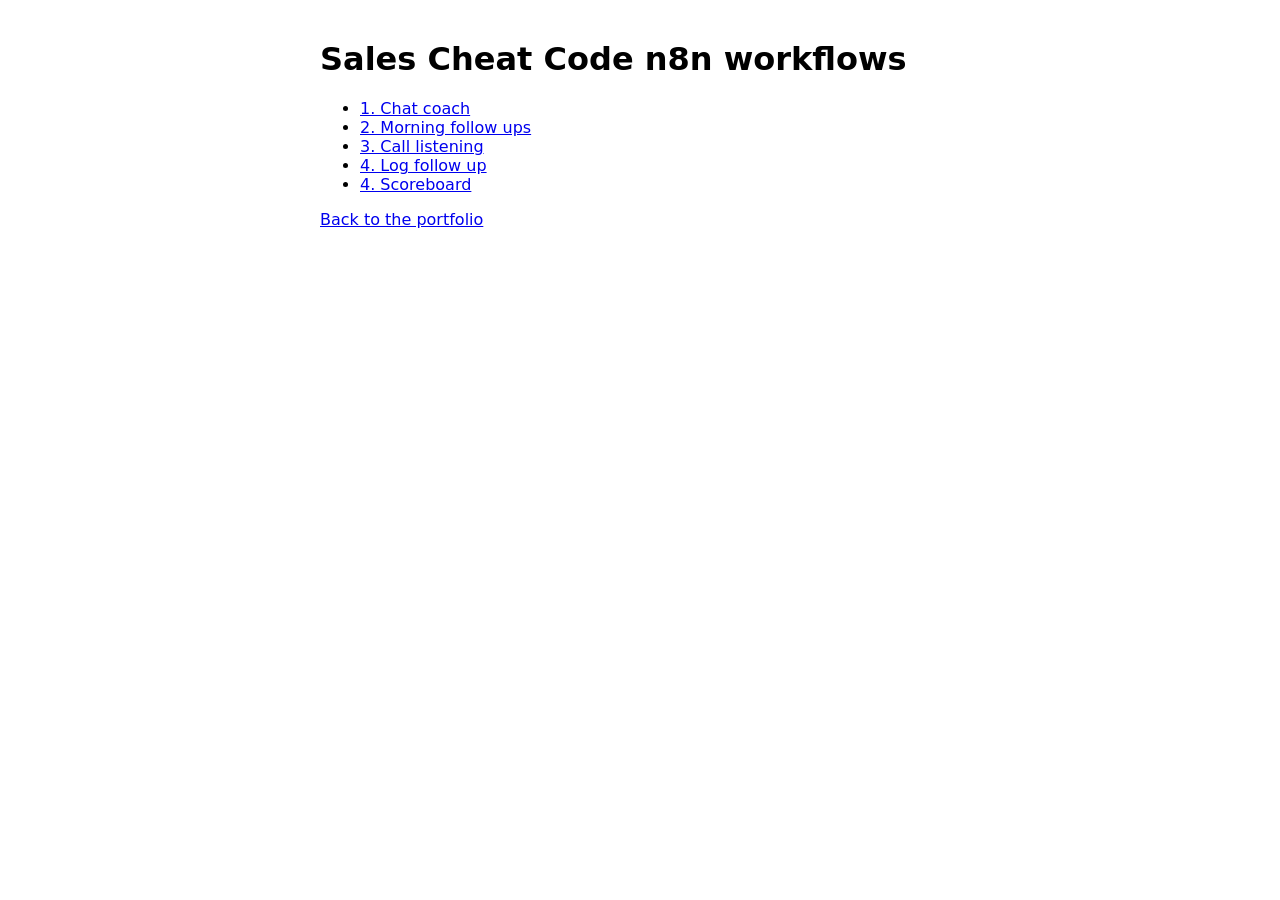
<file: workflows/index.html>
<!doctype html><meta charset="utf-8"><title>n8n workflows</title><style>body{font:16px system-ui;margin:40px auto;max-width:640px;padding:0 16px}</style><h1>Sales Cheat Code n8n workflows</h1><ul><li><a href="1-chat-coach.json">1. Chat coach</a></li><li><a href="2-morning-follow-ups.json">2. Morning follow ups</a></li><li><a href="3-call-listening.json">3. Call listening</a></li><li><a href="4-log-follow-up.json">4. Log follow up</a></li><li><a href="4-scoreboard.json">4. Scoreboard</a></li></ul><p><a href="../">Back to the portfolio</a></p>
</file>
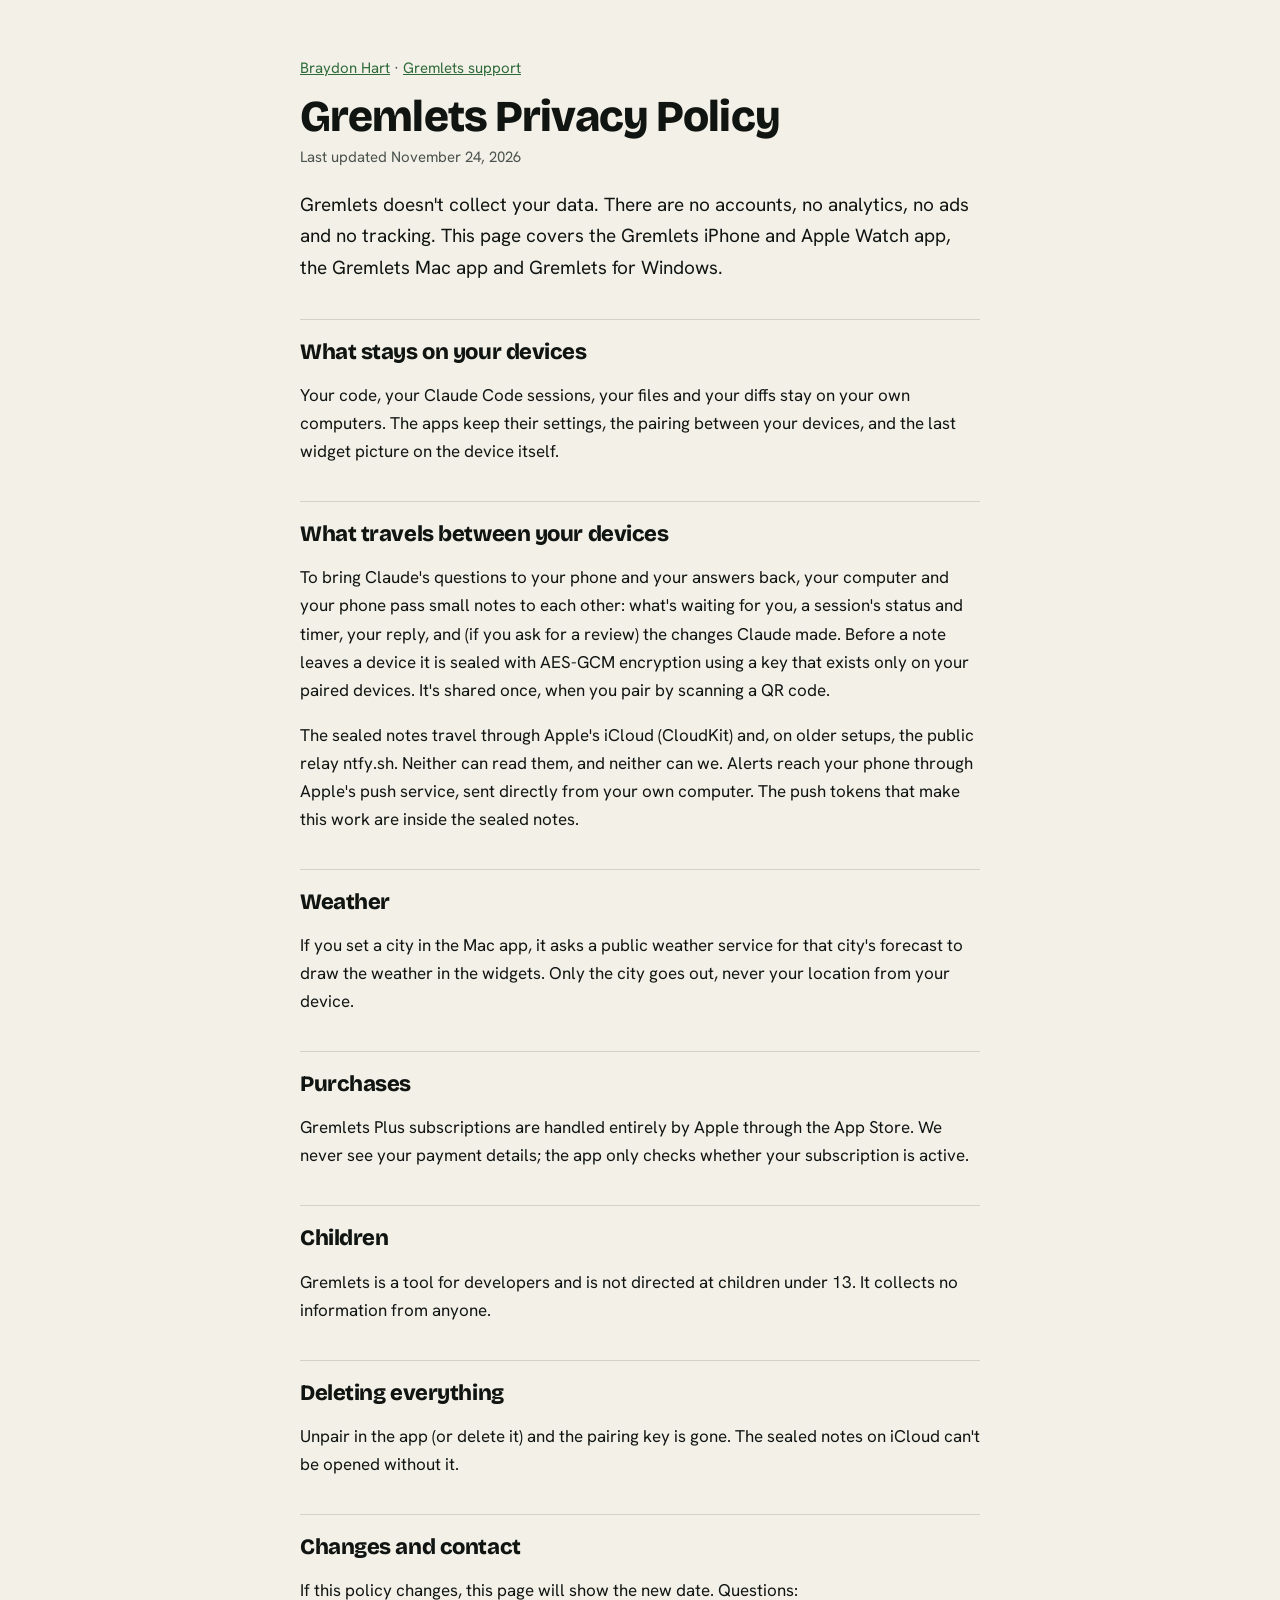
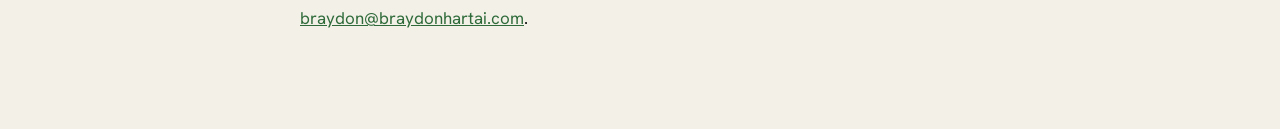
<file: gremlets/privacy/index.html>
<!doctype html>
<html lang="en">
<head>
<meta charset="utf-8">
<meta name="viewport" content="width=device-width, initial-scale=1">
<title>Gremlets Privacy Policy</title>
<meta name="description" content="What the Gremlets apps collect (nothing) and how notes between your devices stay private.">
<link rel="canonical" href="https://braydonhartai.com/gremlets/privacy/">
<link rel="icon" href="/favicon.svg">
<link rel="preconnect" href="https://fonts.googleapis.com">
<link rel="preconnect" href="https://fonts.gstatic.com" crossorigin>
<link rel="stylesheet" href="https://fonts.googleapis.com/css2?family=Bricolage+Grotesque:opsz,wdth,wght@12..96,75..100,500..800&family=Hanken+Grotesk:ital,wght@0,400;0,500;0,700;1,400&display=swap">
<link rel="stylesheet" href="../legal.css">
</head>
<body>
<main>
  <p class="crumb"><a href="/">Braydon Hart</a> · <a href="../support/">Gremlets support</a></p>
  <h1>Gremlets Privacy Policy</h1>
  <p class="date">Last updated November 24, 2026</p>

  <p class="lead">Gremlets doesn't collect your data. There are no accounts, no analytics, no ads and no tracking.
  This page covers the Gremlets iPhone and Apple Watch app, the Gremlets Mac app and Gremlets for Windows.</p>

  <h2>What stays on your devices</h2>
  <p>Your code, your Claude Code sessions, your files and your diffs stay on your own computers. The apps keep their
  settings, the pairing between your devices, and the last widget picture on the device itself.</p>

  <h2>What travels between your devices</h2>
  <p>To bring Claude's questions to your phone and your answers back, your computer and your phone pass small notes
  to each other: what's waiting for you, a session's status and timer, your reply, and (if you ask for a review) the
  changes Claude made. Before a note leaves a device it is sealed with AES-GCM encryption using a key that exists only
  on your paired devices. It's shared once, when you pair by scanning a QR code.</p>
  <p>The sealed notes travel through Apple's iCloud (CloudKit) and, on older setups, the public relay ntfy.sh. Neither
  can read them, and neither can we. Alerts reach your phone through Apple's push service, sent directly from your own
  computer. The push tokens that make this work are inside the sealed notes.</p>

  <h2>Weather</h2>
  <p>If you set a city in the Mac app, it asks a public weather service for that city's forecast to draw the weather in
  the widgets. Only the city goes out, never your location from your device.</p>

  <h2>Purchases</h2>
  <p>Gremlets Plus subscriptions are handled entirely by Apple through the App Store. We never see your payment details;
  the app only checks whether your subscription is active.</p>

  <h2>Children</h2>
  <p>Gremlets is a tool for developers and is not directed at children under 13. It collects no information from anyone.</p>

  <h2>Deleting everything</h2>
  <p>Unpair in the app (or delete it) and the pairing key is gone. The sealed notes on iCloud can't be opened without it.</p>

  <h2>Changes and contact</h2>
  <p>If this policy changes, this page will show the new date. Questions: <a href="mailto:braydon@braydonhartai.com">braydon@braydonhartai.com</a>.</p>
</main>
</body>
</html>
</file>
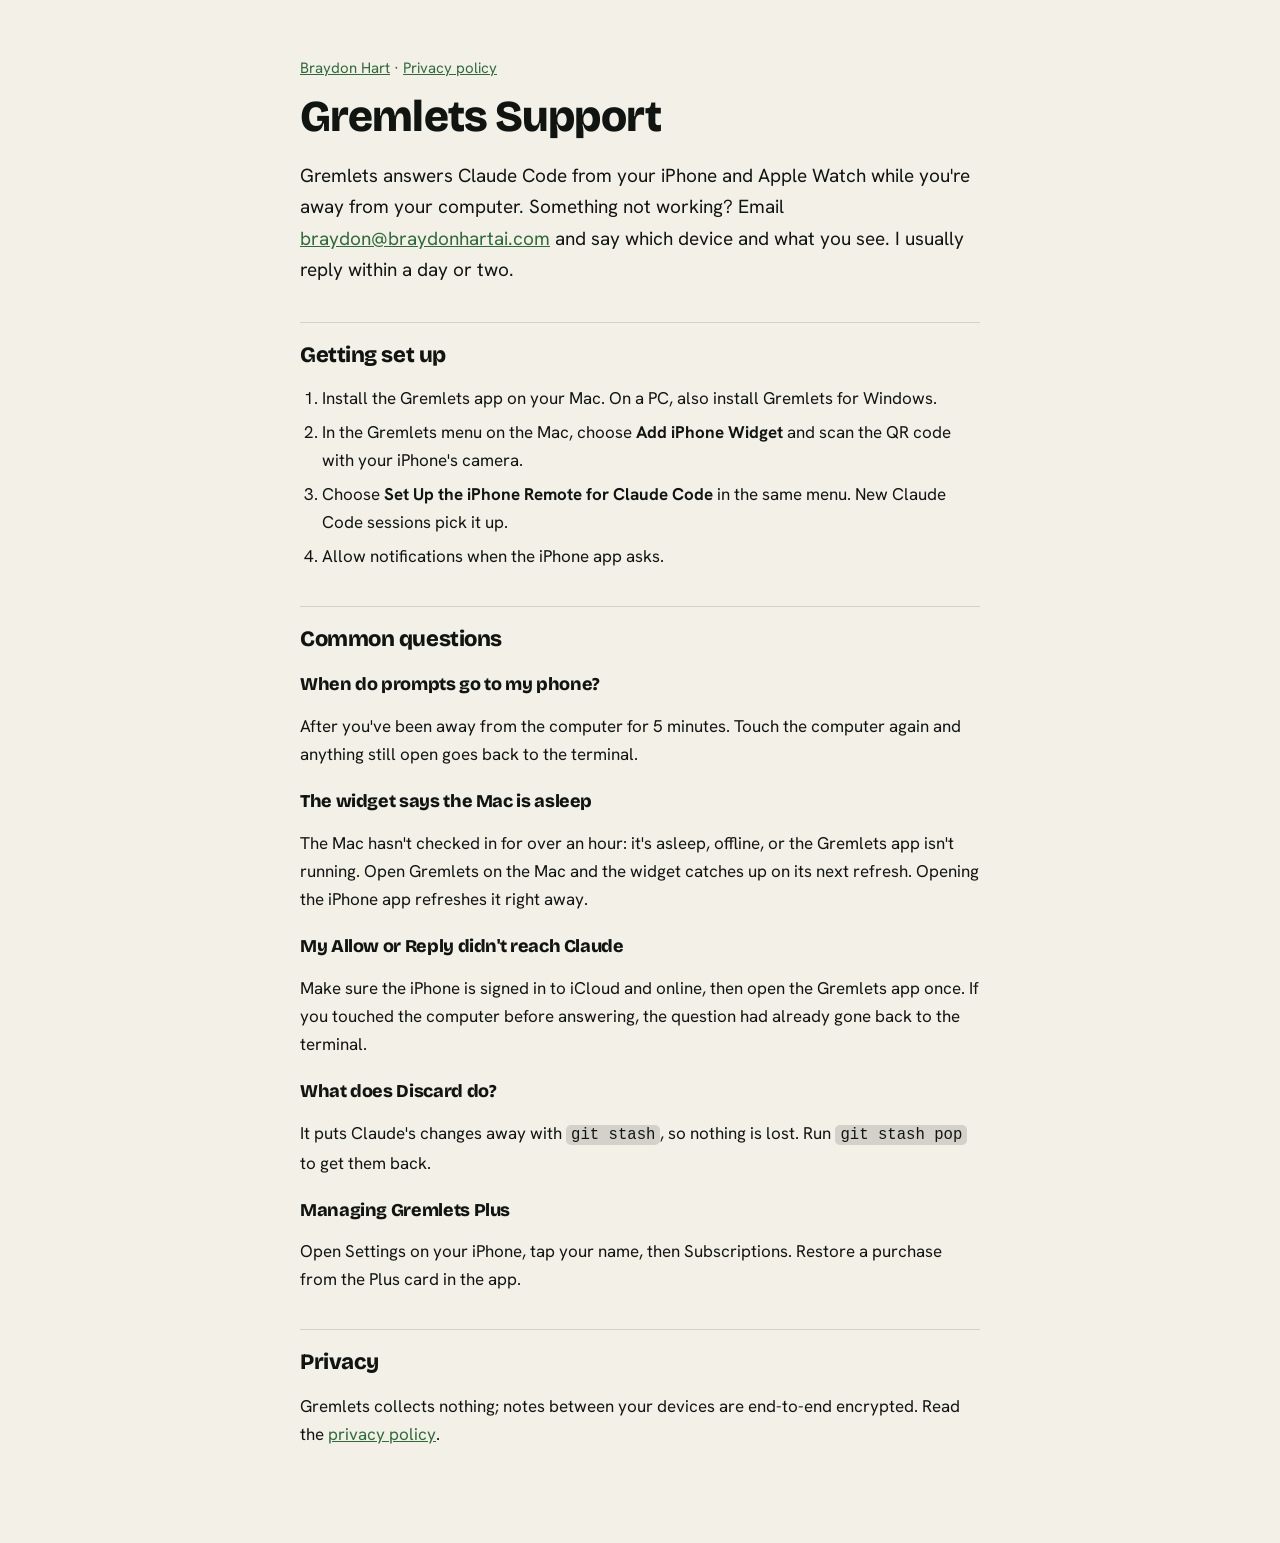
<file: gremlets/support/index.html>
<!doctype html>
<html lang="en">
<head>
<meta charset="utf-8">
<meta name="viewport" content="width=device-width, initial-scale=1">
<title>Gremlets Support</title>
<meta name="description" content="Help with Gremlets: pairing your iPhone with your Mac or PC, alerts, the widgets and Gremlets Plus.">
<link rel="canonical" href="https://braydonhartai.com/gremlets/support/">
<link rel="icon" href="/favicon.svg">
<link rel="preconnect" href="https://fonts.googleapis.com">
<link rel="preconnect" href="https://fonts.gstatic.com" crossorigin>
<link rel="stylesheet" href="https://fonts.googleapis.com/css2?family=Bricolage+Grotesque:opsz,wdth,wght@12..96,75..100,500..800&family=Hanken+Grotesk:ital,wght@0,400;0,500;0,700;1,400&display=swap">
<link rel="stylesheet" href="../legal.css">
</head>
<body>
<main>
  <p class="crumb"><a href="/">Braydon Hart</a> · <a href="../privacy/">Privacy policy</a></p>
  <h1>Gremlets Support</h1>
  <p class="lead">Gremlets answers Claude Code from your iPhone and Apple Watch while you're away from your computer.
  Something not working? Email <a href="mailto:braydon@braydonhartai.com">braydon@braydonhartai.com</a> and say
  which device and what you see. I usually reply within a day or two.</p>

  <h2>Getting set up</h2>
  <ol>
    <li>Install the Gremlets app on your Mac. On a PC, also install Gremlets for Windows.</li>
    <li>In the Gremlets menu on the Mac, choose <b>Add iPhone Widget</b> and scan the QR code with your iPhone's camera.</li>
    <li>Choose <b>Set Up the iPhone Remote for Claude Code</b> in the same menu. New Claude Code sessions pick it up.</li>
    <li>Allow notifications when the iPhone app asks.</li>
  </ol>

  <h2>Common questions</h2>
  <h3>When do prompts go to my phone?</h3>
  <p>After you've been away from the computer for 5 minutes. Touch the computer again and anything still open goes
  back to the terminal.</p>
  <h3>The widget says the Mac is asleep</h3>
  <p>The Mac hasn't checked in for over an hour: it's asleep, offline, or the Gremlets app isn't running. Open Gremlets
  on the Mac and the widget catches up on its next refresh. Opening the iPhone app refreshes it right away.</p>
  <h3>My Allow or Reply didn't reach Claude</h3>
  <p>Make sure the iPhone is signed in to iCloud and online, then open the Gremlets app once. If you touched the
  computer before answering, the question had already gone back to the terminal.</p>
  <h3>What does Discard do?</h3>
  <p>It puts Claude's changes away with <code>git stash</code>, so nothing is lost. Run <code>git stash pop</code> to get
  them back.</p>
  <h3>Managing Gremlets Plus</h3>
  <p>Open Settings on your iPhone, tap your name, then Subscriptions. Restore a purchase from the Plus card in the app.</p>

  <h2>Privacy</h2>
  <p>Gremlets collects nothing; notes between your devices are end-to-end encrypted. Read the
  <a href="../privacy/">privacy policy</a>.</p>
</main>
</body>
</html>
</file>
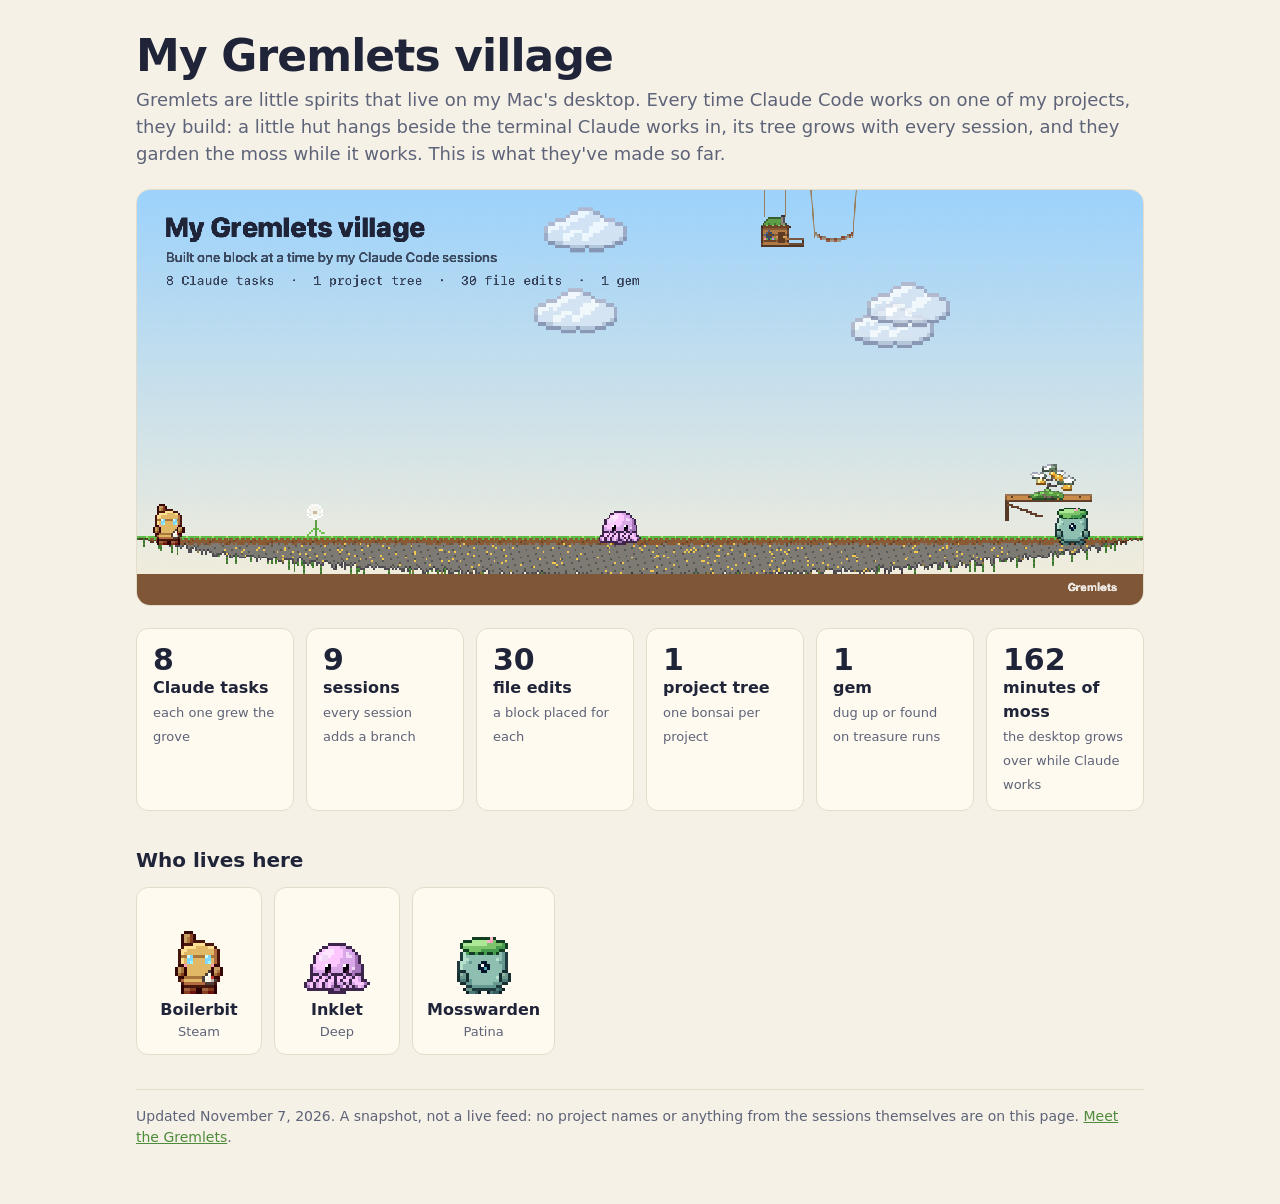
<file: gremlets/village/index.html>
<!doctype html>
<html lang="en">
<head>
<meta charset="utf-8">
<meta name="viewport" content="width=device-width, initial-scale=1">
<title>My Gremlets village</title>
<meta name="description" content="A village grown by Claude Code sessions: 8 tasks, 30 file edits, 1 project trees.">
<meta property="og:title" content="My Gremlets village">
<meta property="og:description" content="A village grown by Claude Code sessions: 8 tasks, 30 file edits, 1 project trees.">
<meta property="og:image" content="village.png">
<meta name="twitter:card" content="summary_large_image">
<style>
  :root { --bg: #f6f1e7; --card: #fffaf0; --ink: #1f2438; --soft: #5d6378; --line: #e4dccb; --accent: #4e8b3a; }
  @media (prefers-color-scheme: dark) { :root { --bg: #14161f; --card: #1d2030; --ink: #eef0f7; --soft: #a3a9bd; --line: #2c3045; --accent: #8bd66a; } }
  * { box-sizing: border-box; }
  body { margin: 0; background: var(--bg); color: var(--ink); font: 16px/1.5 -apple-system, BlinkMacSystemFont, "Segoe UI", system-ui, sans-serif; }
  main { max-width: 1040px; margin: 0 auto; padding: 32px 16px 56px; }
  h1 { font-size: clamp(28px, 5vw, 44px); line-height: 1.1; margin: 0 0 6px; letter-spacing: -0.02em; }
  .lede { color: var(--soft); margin: 0 0 22px; font-size: 18px; }
  .postcard { width: 100%; height: auto; display: block; border-radius: 14px; border: 1px solid var(--line); image-rendering: pixelated; }
  .tiles { display: grid; grid-template-columns: repeat(auto-fit, minmax(150px, 1fr)); gap: 12px; margin: 22px 0 34px; }
  .tile { background: var(--card); border: 1px solid var(--line); border-radius: 12px; padding: 14px 16px; }
  .tile b { display: block; font-size: 30px; font-variant-numeric: tabular-nums; line-height: 1.1; }
  .tile span { display: block; font-weight: 600; }
  .tile small { color: var(--soft); font-size: 13px; }
  h2 { font-size: 20px; margin: 0 0 12px; }
  ul { list-style: none; padding: 0; margin: 0 0 34px; display: flex; flex-wrap: wrap; gap: 12px; }
  li { background: var(--card); border: 1px solid var(--line); border-radius: 12px; padding: 10px 14px 12px; text-align: center; min-width: 120px; }
  li img { display: block; margin: 0 auto 4px; image-rendering: pixelated; }
  li span { display: block; color: var(--soft); font-size: 13px; text-transform: capitalize; }
  footer { color: var(--soft); font-size: 14px; border-top: 1px solid var(--line); padding-top: 16px; }
  a { color: var(--accent); }
</style>
</head>
<body>
<main>
  <h1>My Gremlets village</h1>
  <p class="lede">Gremlets are little spirits that live on my Mac's desktop. Every time Claude Code works on one of my projects, they build: a little hut hangs beside the terminal Claude works in, its tree grows with every session, and they garden the moss while it works. This is what they've made so far.</p>
  <img class="postcard" src="village.png" alt="A pixel-art scene: a little house and hammock hanging from the top, a plant in the corner, project bonsai trees on brackets and the Gremlets out front" width="1600" height="660">
  <div class="tiles">
    <div class="tile"><b>8</b><span>Claude tasks</span><small>each one grew the grove</small></div>
    <div class="tile"><b>9</b><span>sessions</span><small>every session adds a branch</small></div>
    <div class="tile"><b>30</b><span>file edits</span><small>a block placed for each</small></div>
    <div class="tile"><b>1</b><span>project tree</span><small>one bonsai per project</small></div>
    <div class="tile"><b>1</b><span>gem</span><small>dug up or found on treasure runs</small></div>
    <div class="tile"><b>162</b><span>minutes of moss</span><small>the desktop grows over while Claude works</small></div>
  </div>
  <h2>Who lives here</h2>
  <ul>
      <li><img src="img/boilerbit.png" alt="" width="96" height="96"><b>Boilerbit</b><span>steam</span></li>
      <li><img src="img/inklet.png" alt="" width="96" height="96"><b>Inklet</b><span>deep</span></li>
      <li><img src="img/mosswarden.png" alt="" width="96" height="96"><b>Mosswarden</b><span>patina</span></li>
  </ul>
  <footer>Updated November 7, 2026. A snapshot, not a live feed: no project names or anything from the sessions themselves are on this page. <a href="https://braydonhartai.com/gremlets/">Meet the Gremlets</a>.</footer>
</main>
</body>
</html>
</file>
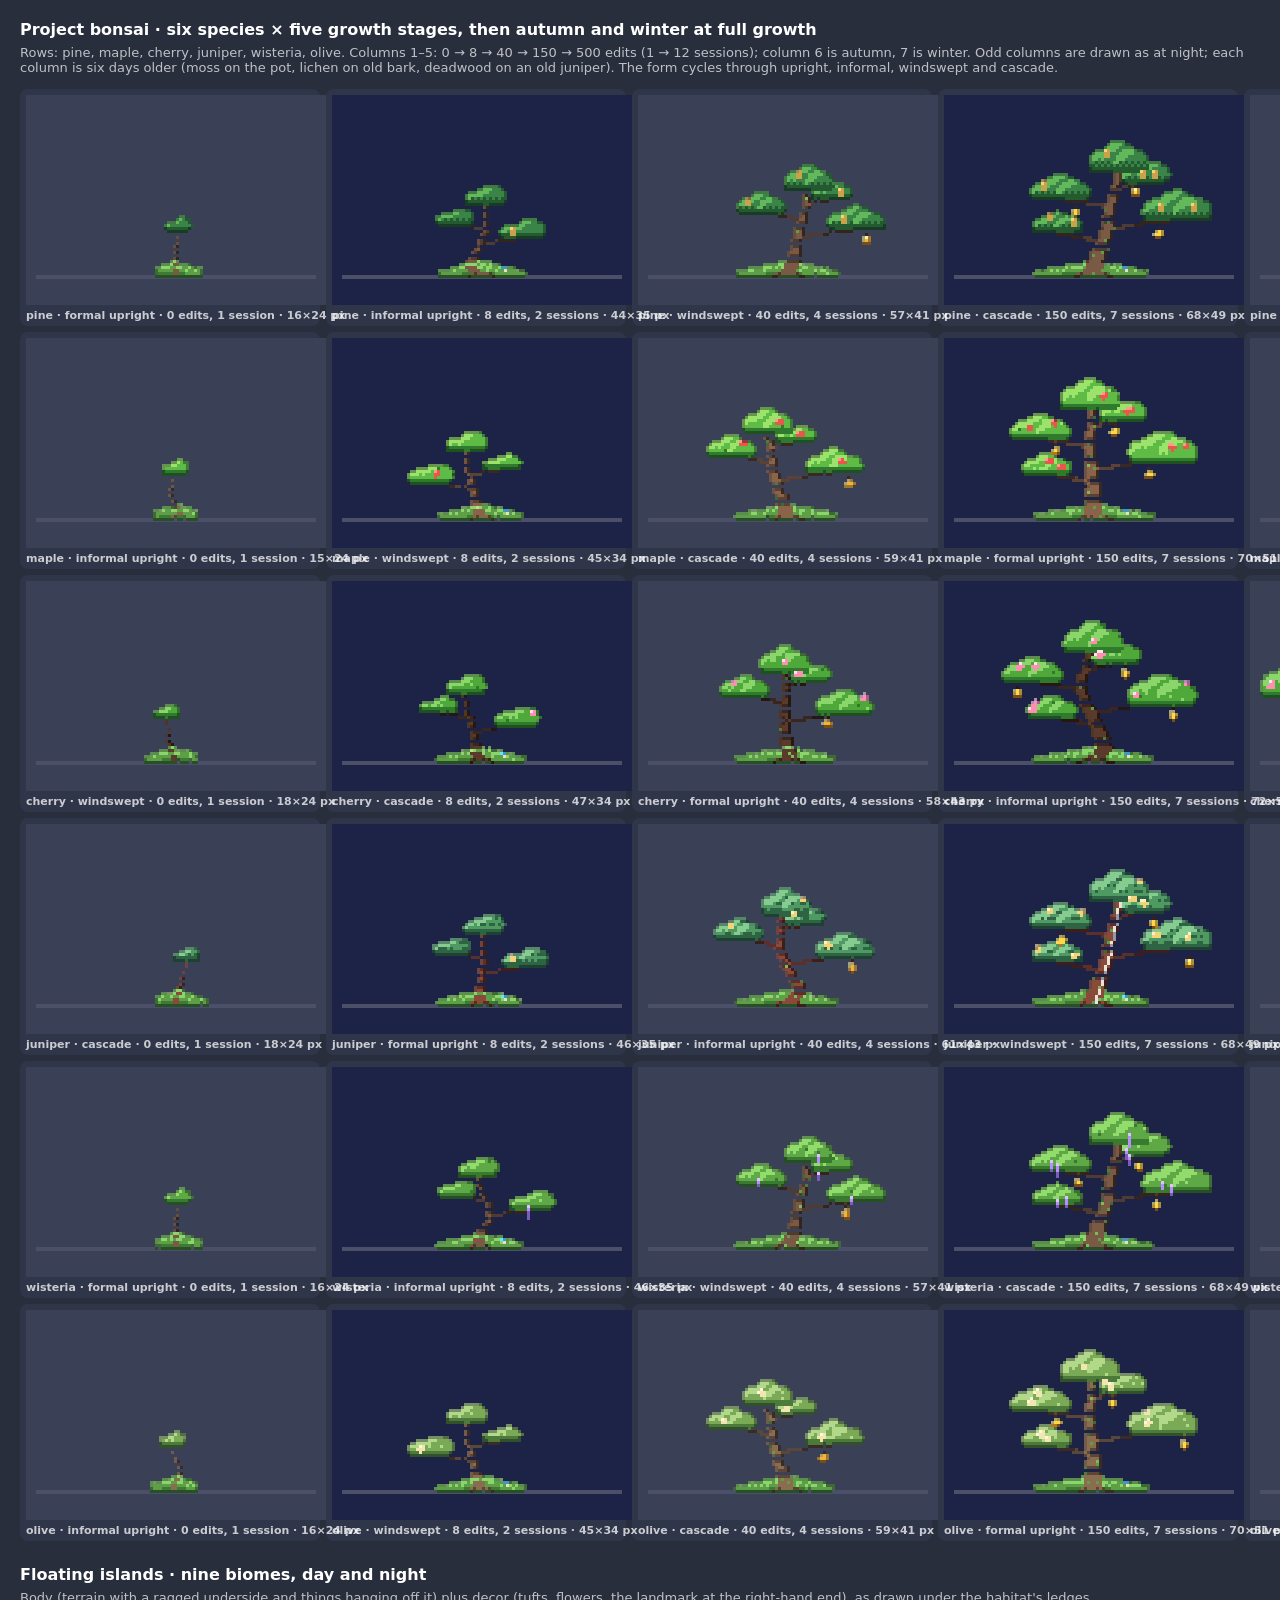
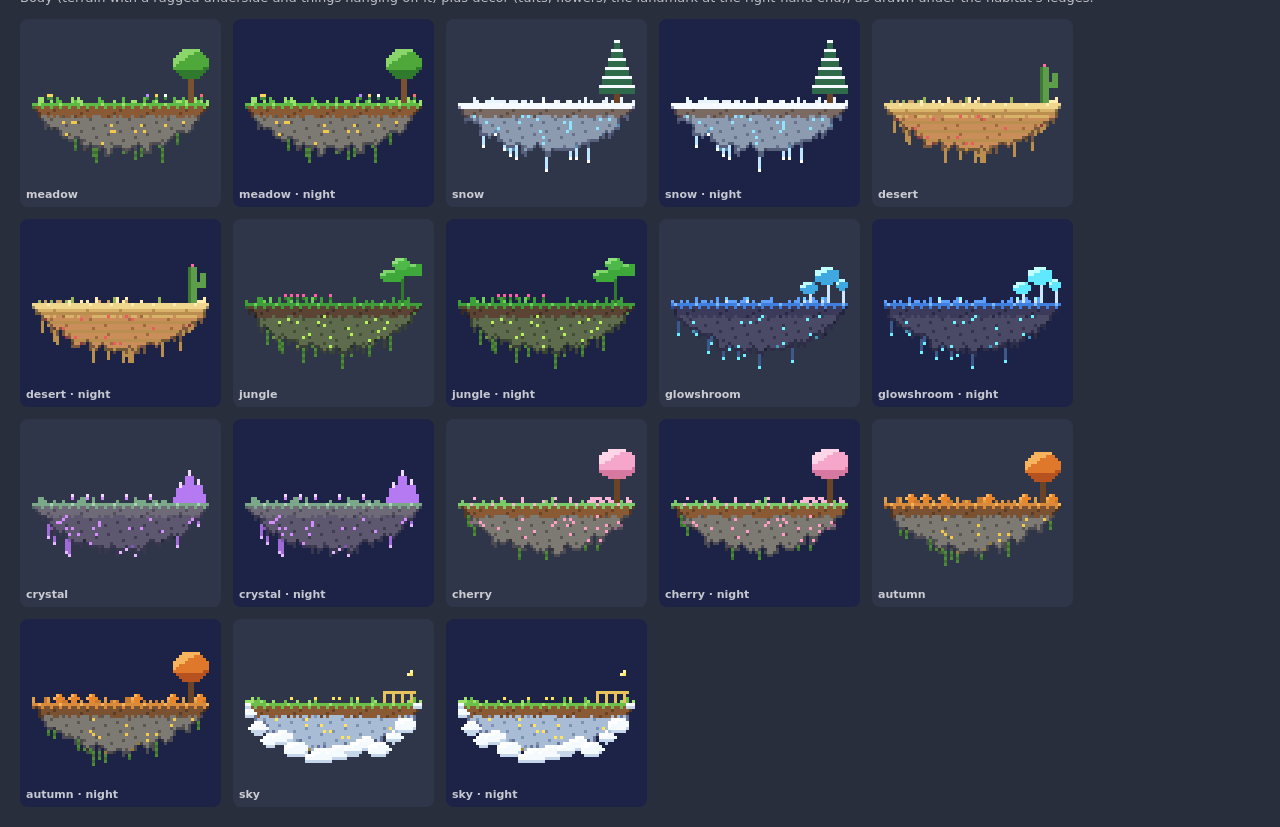
<file: gremlets/web/dev-bonsai.html>
<!doctype html>
<html lang="en">
<head>
  <meta charset="utf-8">
  <meta name="viewport" content="width=device-width, initial-scale=1">
  <title>Gremlets bonsai preview</title>
  <style>
    body { margin: 0; padding: 20px; background: #292e3d; color: #fff; font: 600 13px system-ui, sans-serif; }
    h1 { font-size: 16px; margin: 0 0 6px; }
    h1 + p { margin: 0 0 14px; opacity: 0.7; font-weight: 500; }
    .grid { display: grid; grid-template-columns: repeat(7, 300px); gap: 6px; width: max-content; }
    .cell { background: #30364a; border-radius: 8px; padding: 6px 6px 4px; }
    .cell canvas, .isle canvas { display: block; image-rendering: pixelated; }
    .lbl { font-size: 11px; opacity: 0.75; margin-top: 4px; white-space: nowrap; }
    .isles { display: flex; flex-wrap: wrap; gap: 12px; }
    .isle { background: #30364a; border-radius: 8px; padding: 6px; }
    .isle.night { background: #1d2347; }
  </style>
</head>
<body>
  <!-- Dev tool: the same contact sheet the Mac app's `Gremlets --render-art` writes (ArtPreview.swift), drawn by the web port. -->
  <h1>Project bonsai · six species × five growth stages, then autumn and winter at full growth</h1>
  <p>Rows: pine, maple, cherry, juniper, wisteria, olive. Columns 1–5: 0 → 8 → 40 → 150 → 500 edits (1 → 12 sessions); column 6 is autumn, 7 is winter. Odd columns are drawn as at night; each column is six days older (moss on the pot, lichen on old bark, deadwood on an old juniper). The form cycles through upright, informal, windswept and cascade.</p>
  <div id="bonsai" class="grid"></div>
  <h1 style="margin-top: 24px">Floating islands · nine biomes, day and night</h1>
  <p>Body (terrain with a ragged underside and things hanging off it) plus decor (tufts, flowers, the landmark at the right-hand end), as drawn under the habitat's ledges.</p>
  <div id="islands" class="isles"></div>

  <script type="module">
    import { Bonsai, layoutBonsai, renderBonsai, SPECIES, FORMS, FORM_NAMES } from './js/bonsai.js';
    import { IslandArt, BIOMES } from './js/islands.js';

    const PX = 3;                                   // screen pixels per art pixel, like the habitat on a desktop
    const stages = [[0, 1, 0, 0], [8, 2, 1, 0], [40, 4, 4, 1], [150, 7, 9, 3], [500, 12, 16, 7]];
    const bW = 300, bH = 210;
    const grid = document.getElementById('bonsai');
    SPECIES.forEach((sp, row) => {
      for (let col = 0; col < 7; col++) {
        const [edits, sessions, blooms, fruit] = stages[Math.min(col, stages.length - 1)];
        const b = new Bonsai('preview-' + sp, 0);
        b.species = sp;
        b.form = FORMS[(row + col) % FORMS.length];
        for (let n = 0; n < sessions; n++) b.startSession('s' + n, 0);
        for (let n = 0; n < edits; n++) b.branches[n % b.branches.length].edits += 1;
        for (let n = 0; n < blooms; n++) b.branches[n % b.branches.length].blooms += 1;
        for (let n = 0; n < fruit; n++) b.branches[n % b.branches.length].fruit += 1;
        const L = layoutBonsai(b);
        const month = col === 5 ? 10 : col === 6 ? 1 : 6, night = col % 2 === 1, age = col * 6;
        const fit = Math.min(1, (bW - 20) / L.bounds.w, (bH - 40) / L.bounds.h);
        const { canvas, anchor } = renderBonsai(b, L, fit, month, night, age);
        const cv = document.createElement('canvas');
        cv.width = bW; cv.height = bH;
        const g = cv.getContext('2d');
        g.imageSmoothingEnabled = false;
        g.fillStyle = night ? '#1d2347' : '#3a4056'; g.fillRect(0, 0, bW, bH);
        g.fillStyle = '#4b5068'; g.fillRect(10, bH - 30, bW - 20, 4);
        const img = canvas.toCanvas(), w = canvas.w * PX, h = canvas.h * PX, ox = bW / 2, oy = bH - 30;
        g.drawImage(img, Math.round(ox - anchor.x * w), Math.round(oy - (1 - anchor.y) * h), w, h);
        const cell = document.createElement('div');
        cell.className = 'cell';
        cell.appendChild(cv);
        const lbl = document.createElement('div');
        lbl.className = 'lbl';
        lbl.textContent = `${sp} · ${FORM_NAMES[b.form]} · ${edits} edits, ${sessions} session${sessions === 1 ? '' : 's'}` + (col === 5 ? ' · autumn' : col === 6 ? ' · winter' : '') + ` · ${canvas.w}×${canvas.h} px`;
        cell.appendChild(lbl);
        grid.appendChild(cell);
      }
    });

    const isles = document.getElementById('islands');
    BIOMES.forEach((b, n) => {
      for (const night of [false, true]) {
        const seed = n * 37 + 5, w = 59;
        const body = IslandArt.body(b, w, seed), decor = IslandArt.decor(b, w, seed, night);
        const cv = document.createElement('canvas');
        cv.width = w * PX + 12; cv.height = (decor.h + body.h) * PX + 12;
        const g = cv.getContext('2d');
        g.imageSmoothingEnabled = false;
        const x = 6, top = 6 + decor.h * PX;
        g.drawImage(decor.toCanvas(), x, top - decor.h * PX, w * PX, decor.h * PX);
        g.drawImage(body.toCanvas(), x, top, w * PX, body.h * PX);
        const cell = document.createElement('div');
        cell.className = 'isle' + (night ? ' night' : '');
        cell.appendChild(cv);
        const lbl = document.createElement('div');
        lbl.className = 'lbl';
        lbl.textContent = `${b}${night ? ' · night' : ''}`;
        cell.appendChild(lbl);
        isles.appendChild(cell);
      }
    });
  </script>
</body>
</html>
</file>
<file: gremlets/legal.css>
/* The Gremlets privacy and support pages: the site's paper and ink, one readable column. */
:root {
  --paper: #f3f0e8; --ink: #111512; --soft: #4a524c; --line: rgba(17, 21, 18, .14); --link: #2f6b3a;
  --display: "Bricolage Grotesque", system-ui, sans-serif; --body: "Hanken Grotesk", system-ui, sans-serif;
}
@media (prefers-color-scheme: dark) {
  :root { --paper: #0f1622; --ink: #e6eef8; --soft: #9aacc4; --line: rgba(150, 185, 230, .17); --link: #8fd18a; }
}
body { margin: 0; background: var(--paper); color: var(--ink); font-family: var(--body); font-size: 17px; line-height: 1.65;
  -webkit-font-smoothing: antialiased; }
main { max-width: 680px; margin: 0 auto; padding: 56px 16px 80px; }
h1, h2, h3 { font-family: var(--display); font-weight: 800; letter-spacing: -.02em; line-height: 1.1; }
h1 { font-size: clamp(32px, 6vw, 44px); margin: 12px 0 4px; }
h2 { font-size: 22px; margin: 36px 0 8px; padding-top: 20px; border-top: 1px solid var(--line); }
h3 { font-size: 18px; margin: 24px 0 4px; }
.lead { font-size: 19px; }
.date, .crumb { color: var(--soft); font-size: 15px; margin: 0; }
a { color: var(--link); }
code { font-size: .92em; background: var(--line); padding: 1px 5px; border-radius: 5px; }
ol { padding-left: 1.3em; }
li { margin: 6px 0; }
</file>
